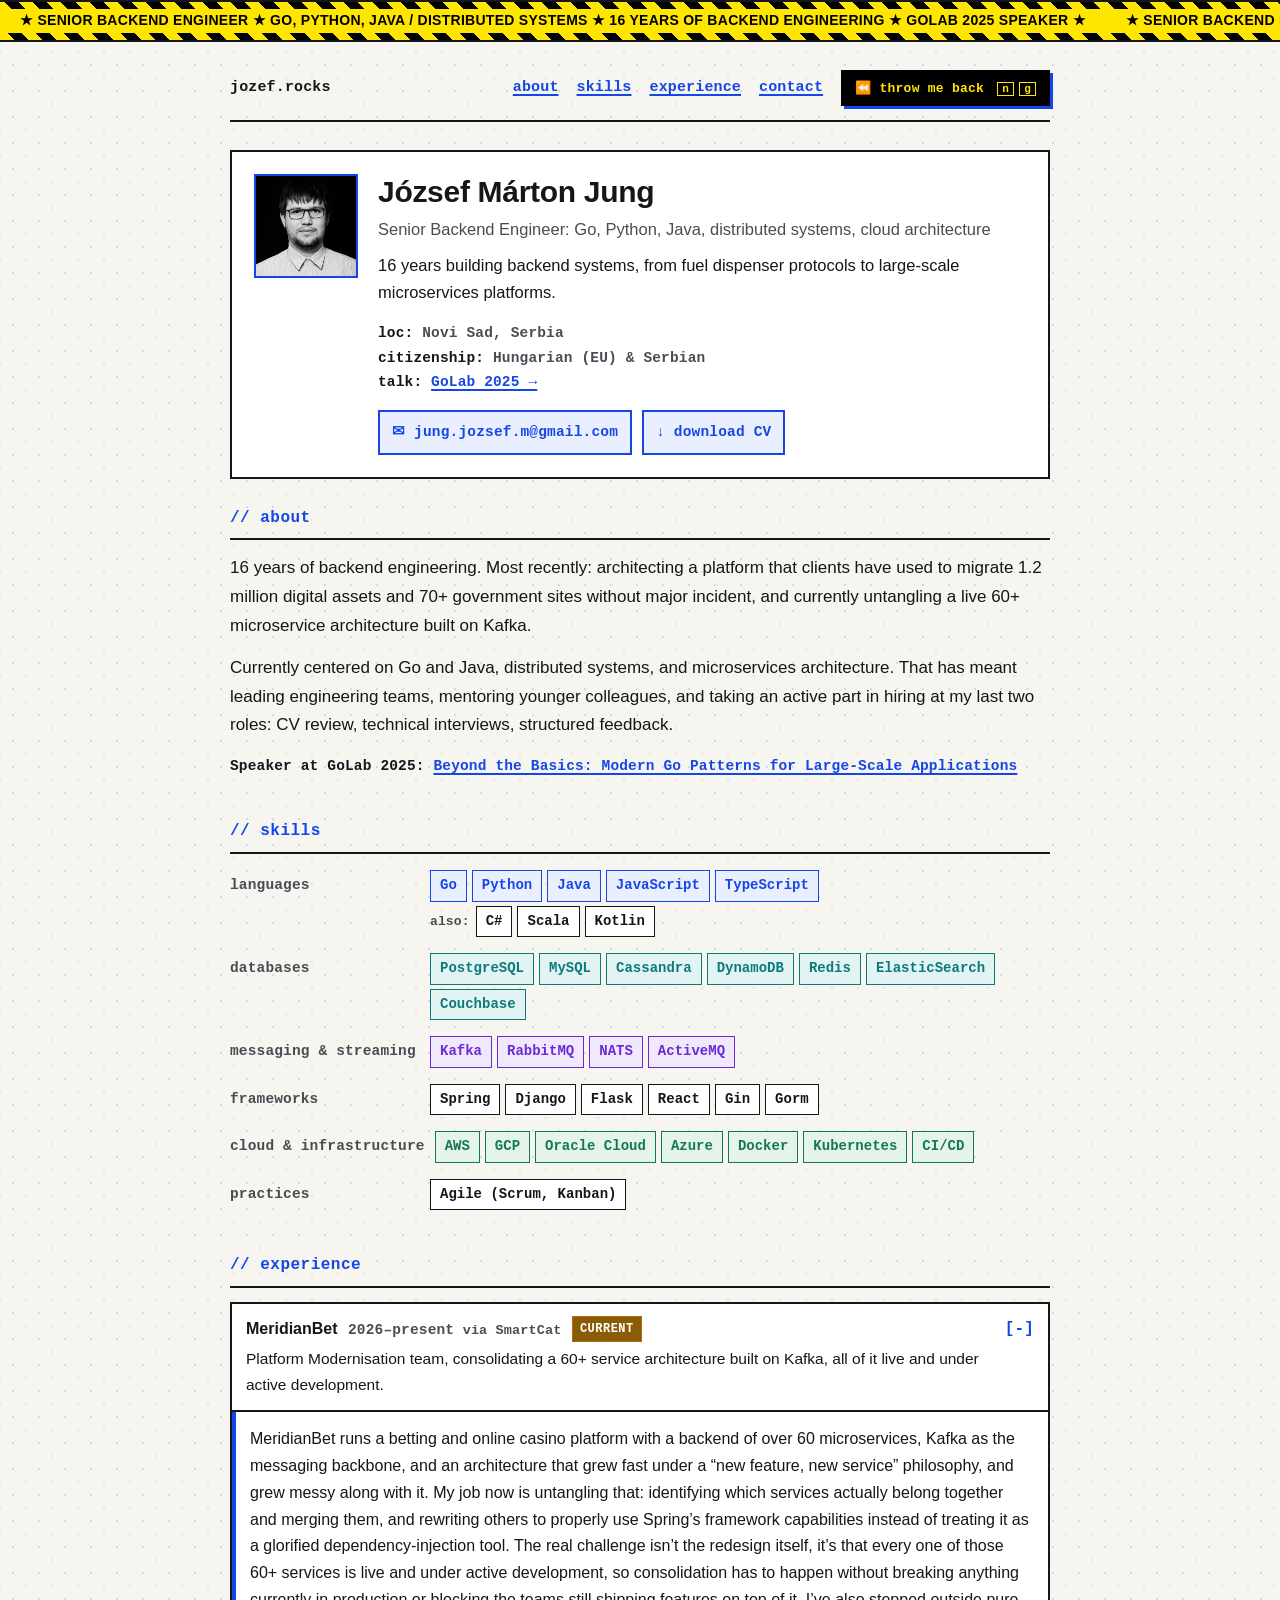
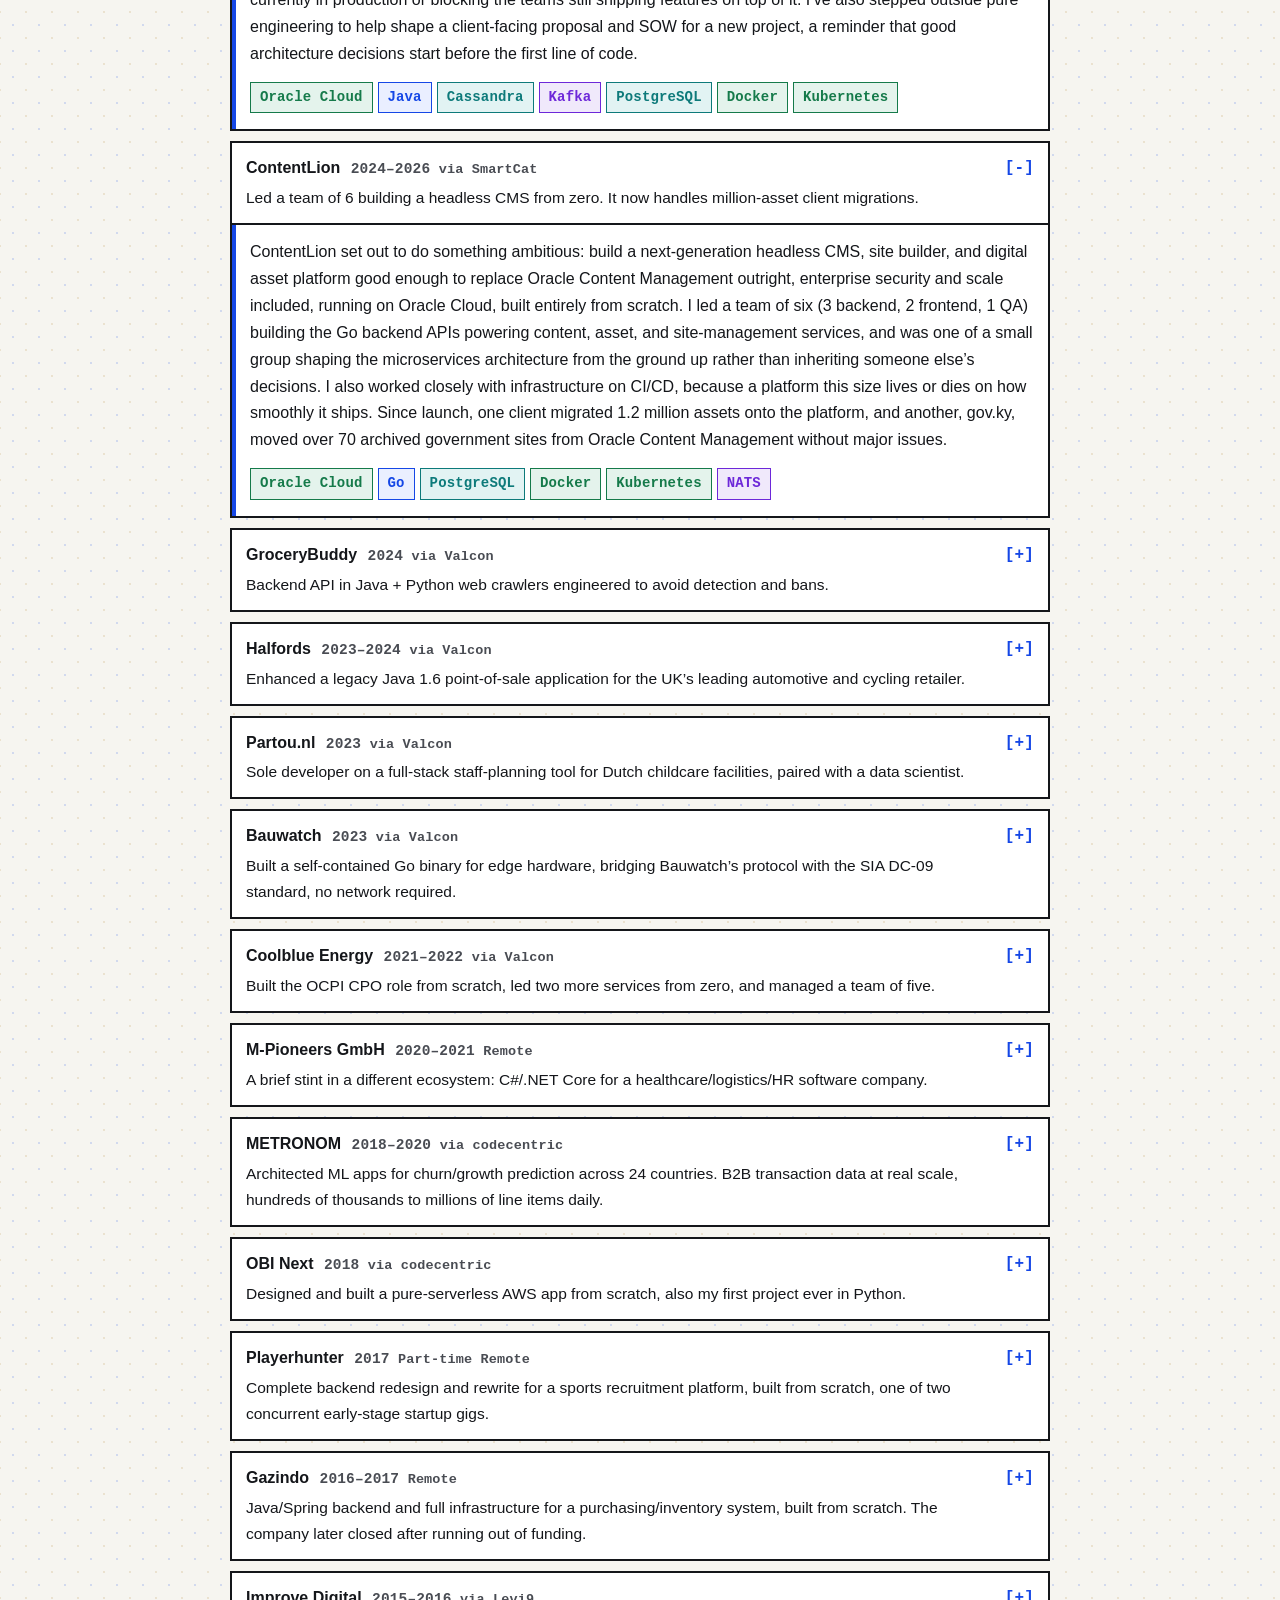
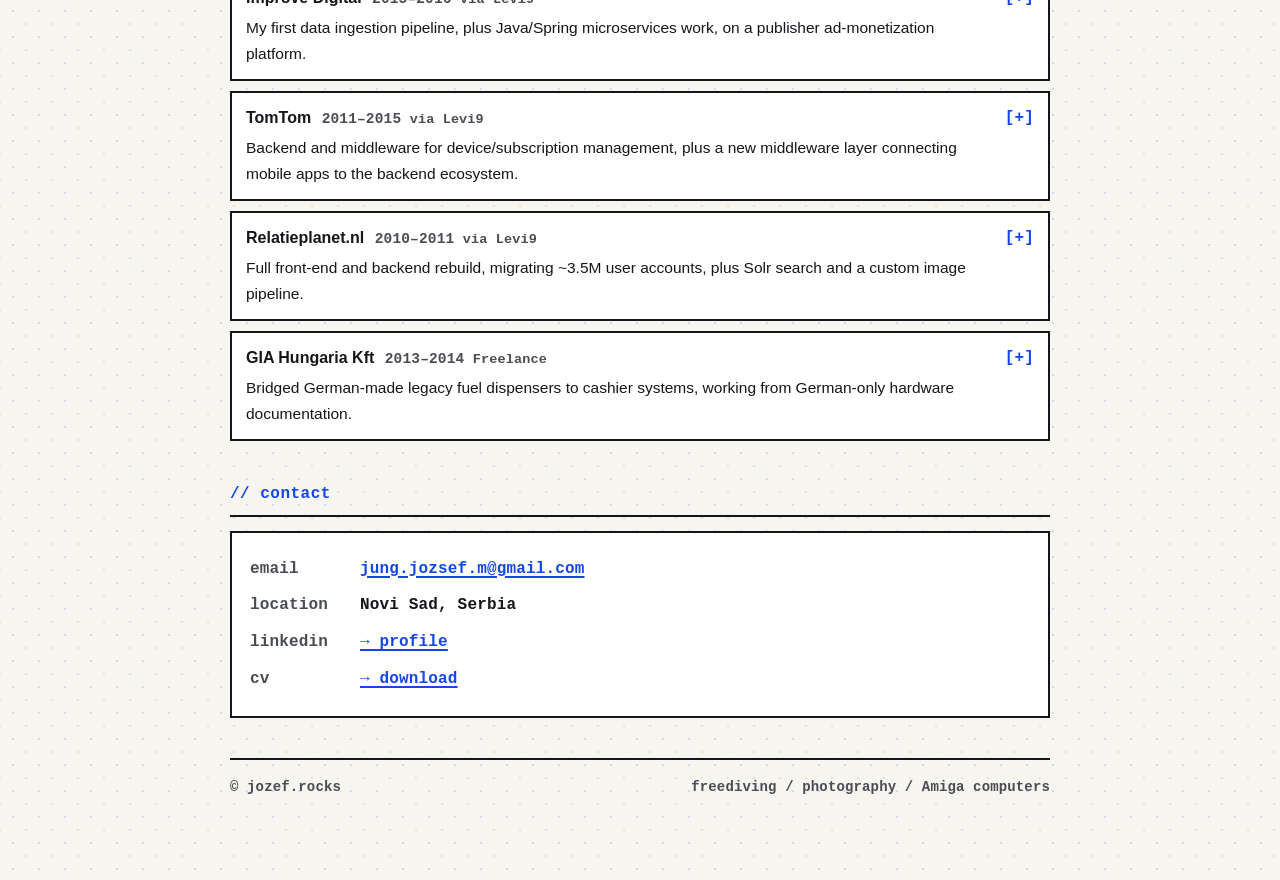
<file: site/index.html>
<!DOCTYPE html>
<html lang="en">
<head>
<meta charset="UTF-8">
<meta name="viewport" content="width=device-width, initial-scale=1">

<!-- Lengths are deliberate: title <= 60 chars, meta description <= 155, og/twitter
     description <= 125, so nothing gets truncated in search results or social cards. -->
<title>József Márton Jung | Backend Engineer (Go, Python, Java)</title>
<meta name="description" content="Senior backend engineer in Novi Sad, Serbia. 16 years across Go, Python and Java: distributed systems, microservices, cloud architecture.">
<link rel="canonical" href="https://jozef.rocks/">
<meta name="author" content="József Márton Jung">

<meta property="og:type" content="profile">
<meta property="og:site_name" content="jozef.rocks">
<meta property="og:locale" content="en_US">
<meta property="og:url" content="https://jozef.rocks/">
<meta property="og:title" content="József Márton Jung | Senior Backend Engineer">
<meta property="og:description" content="16 years of backend engineering in Go, Python and Java. Distributed systems, microservices, cloud architecture.">
<meta property="og:image" content="https://jozef.rocks/assets/og-card.png">
<meta property="og:image:type" content="image/png">
<meta property="og:image:width" content="1200">
<meta property="og:image:height" content="630">
<meta property="og:image:alt" content="József Márton Jung, Senior Backend Engineer. Go, Python, Java, distributed systems. jozef.rocks">
<meta property="profile:first_name" content="József">
<meta property="profile:last_name" content="Jung">

<meta name="twitter:card" content="summary_large_image">
<meta name="twitter:title" content="József Márton Jung | Senior Backend Engineer">
<meta name="twitter:description" content="16 years of backend engineering in Go, Python and Java. Distributed systems, microservices, cloud architecture.">
<meta name="twitter:image" content="https://jozef.rocks/assets/og-card.png">
<meta name="twitter:image:alt" content="József Márton Jung, Senior Backend Engineer. Go, Python, Java, distributed systems. jozef.rocks">

<link rel="icon" href="assets/favicon.ico" sizes="any">
<link rel="stylesheet" href="styles.css">

<!-- Person structured data -->
<script type="application/ld+json">
{
  "@context": "https://schema.org",
  "@type": "Person",
  "name": "József Márton Jung",
  "alternateName": "Jožef Marton Jung",
  "jobTitle": "Senior Backend Engineer",
  "url": "https://jozef.rocks/",
  "image": "https://jozef.rocks/assets/headshot.jpg",
  "email": "mailto:jung.jozsef.m@gmail.com",
  "sameAs": [
    "https://www.linkedin.com/in/jungjm/"
  ],
  "address": {
    "@type": "PostalAddress",
    "addressLocality": "Novi Sad",
    "addressCountry": "RS"
  },
  "knowsAbout": [
    "Go",
    "Python",
    "Java",
    "Distributed systems",
    "Microservices architecture",
    "Backend engineering",
    "Apache Kafka",
    "Kubernetes"
  ]
}
</script>

<!-- Applied before first paint so a returning bold-mode visitor never sees a flash of normal mode. -->
<script>try{if(localStorage.getItem('jozefrocks-mode')==='bold'){document.documentElement.classList.add('bold');}}catch(e){}</script>
</head>
<body>

<!-- Signature element: full-width, very top of the page. Decorative — the facts it shows
     all appear as real content further down, so it is hidden from assistive tech. -->
<div class="marquee-bar" aria-hidden="true">
  <div class="marquee-band"></div>
  <div class="marquee-track">
    <span>★ SENIOR BACKEND ENGINEER ★ GO, PYTHON, JAVA / DISTRIBUTED SYSTEMS ★ 16 YEARS OF BACKEND ENGINEERING ★ GOLAB 2025 SPEAKER ★</span>
    <span>★ SENIOR BACKEND ENGINEER ★ GO, PYTHON, JAVA / DISTRIBUTED SYSTEMS ★ 16 YEARS OF BACKEND ENGINEERING ★ GOLAB 2025 SPEAKER ★</span>
  </div>
</div>

<div class="wrap">

  <div class="topbar mono">
    <div class="brand">jozef.rocks</div>
    <nav aria-label="Sections">
      <a href="#about">about</a>
      <a href="#skills">skills</a>
      <a href="#experience">experience</a>
      <a href="#contact">contact</a>
      <button type="button" class="mode-toggle mono" id="mode-toggle" aria-pressed="false">
        <span class="to-bold">⏪ throw me back <kbd>n</kbd><kbd>g</kbd></span>
        <span class="to-normal">bring me back 🙏</span>
      </button>
    </nav>
  </div>

  <header class="hero">
    <img class="avatar" src="assets/headshot.jpg" width="384" height="384" alt="József Márton Jung">
    <div class="hero-text">
      <h1>József Márton Jung</h1>
      <p class="tagline">Senior Backend Engineer: Go, Python, Java, distributed systems, cloud architecture</p>
      <p class="oneliner">16 years building backend systems, from fuel dispenser protocols to large-scale microservices platforms.</p>
      <div class="meta mono"><span><strong>loc:</strong> Novi Sad, Serbia</span></div>
      <div class="meta mono"><span><strong>citizenship:</strong> Hungarian (EU) &amp; Serbian</span></div>
      <div class="meta mono"><span><strong>talk:</strong> <a href="https://golab.io/talks/beyond-basics-modern-go-patterns-for-large-scale-applications" rel="noopener">GoLab 2025 →</a></span></div>
      <div class="cta mono">
        <a class="btn" href="mailto:jung.jozsef.m@gmail.com">✉ jung.jozsef.m@gmail.com</a>
        <a class="btn" href="jung_jozsef_marton_cv.pdf" rel="noopener">↓ download CV</a>
      </div>
    </div>
  </header>

  <hr class="rainbow">

  <section id="about">
    <h2 class="marker mono">// about</h2>
    <div class="panel">
      <p>16 years of backend engineering. Most recently: architecting a platform that clients have used to migrate 1.2 million digital assets and 70+ government sites without major incident, and currently untangling a live 60+ microservice architecture built on Kafka.</p>
      <p>Currently centered on Go and Java, distributed systems, and microservices architecture. That has meant leading engineering teams, mentoring younger colleagues, and taking an active part in hiring at my last two roles: CV review, technical interviews, structured feedback.</p>
      <p class="talk mono">Speaker at GoLab 2025: <a href="https://golab.io/talks/beyond-basics-modern-go-patterns-for-large-scale-applications" rel="noopener">Beyond the Basics: Modern Go Patterns for Large-Scale Applications</a></p>
    </div>
  </section>

  <section id="skills">
    <h2 class="marker mono">// skills</h2>
    <div class="panel panel-yellow">
      <div class="skill-group">
        <span class="label mono">Languages</span>
        <span class="tags">
          <span class="tag t-lang">Go</span><span class="tag t-lang">Python</span><span class="tag t-lang">Java</span><span class="tag t-lang">JavaScript</span><span class="tag t-lang">TypeScript</span>
          <span class="also mono"><br>also:</span><span class="tag">C#</span><span class="tag">Scala</span><span class="tag">Kotlin</span>
        </span>
      </div>
      <div class="skill-group">
        <span class="label mono">Databases</span>
        <span class="tags">
          <span class="tag t-db">PostgreSQL</span><span class="tag t-db">MySQL</span><span class="tag t-db">Cassandra</span><span class="tag t-db">DynamoDB</span><span class="tag t-db">Redis</span><span class="tag t-db">ElasticSearch</span><span class="tag t-db">Couchbase</span>
        </span>
      </div>
      <div class="skill-group">
        <span class="label mono">Messaging &amp; Streaming</span>
        <span class="tags">
          <span class="tag t-msg">Kafka</span><span class="tag t-msg">RabbitMQ</span><span class="tag t-msg">NATS</span><span class="tag t-msg">ActiveMQ</span>
        </span>
      </div>
      <div class="skill-group">
        <span class="label mono">Frameworks</span>
        <span class="tags">
          <span class="tag">Spring</span><span class="tag">Django</span><span class="tag">Flask</span><span class="tag">React</span><span class="tag">Gin</span><span class="tag">Gorm</span>
        </span>
      </div>
      <div class="skill-group">
        <span class="label mono">Cloud &amp; Infrastructure</span>
        <span class="tags">
          <span class="tag t-cloud">AWS</span><span class="tag t-cloud">GCP</span><span class="tag t-cloud">Oracle Cloud</span><span class="tag t-cloud">Azure</span><span class="tag t-cloud">Docker</span><span class="tag t-cloud">Kubernetes</span><span class="tag t-cloud">CI/CD</span>
        </span>
      </div>
      <div class="skill-group">
        <span class="label mono">Practices</span>
        <span class="tags">
          <span class="tag">Agile (Scrum, Kanban)</span>
        </span>
      </div>
    </div>
  </section>

  <hr class="rainbow">

  <section id="experience">
    <h2 class="marker mono">// experience</h2>

    <details class="job" open>
      <summary>
        <span class="job-head">
          <span class="job-title">MeridianBet <span class="dates mono">2026–present</span> <span class="via mono">via SmartCat</span> <span class="badge-current mono">CURRENT</span></span>
          <span class="gist">Platform Modernisation team, consolidating a 60+ service architecture built on Kafka, all of it live and under active development.</span>
        </span>
        <span class="toggle mono" aria-hidden="true"></span>
      </summary>
      <div class="exp-body">
        <p>MeridianBet runs a betting and online casino platform with a backend of over 60 microservices, Kafka as the messaging backbone, and an architecture that grew fast under a “new feature, new service” philosophy, and grew messy along with it. My job now is untangling that: identifying which services actually belong together and merging them, and rewriting others to properly use Spring’s framework capabilities instead of treating it as a glorified dependency-injection tool. The real challenge isn’t the redesign itself, it’s that every one of those 60+ services is live and under active development, so consolidation has to happen without breaking anything currently in production or blocking the teams still shipping features on top of it. I’ve also stepped outside pure engineering to help shape a client-facing proposal and SOW for a new project, a reminder that good architecture decisions start before the first line of code.</p>
        <div class="tech mono"><span class="tag t-cloud">Oracle Cloud</span><span class="tag t-lang">Java</span><span class="tag t-db">Cassandra</span><span class="tag t-msg">Kafka</span><span class="tag t-db">PostgreSQL</span><span class="tag t-cloud">Docker</span><span class="tag t-cloud">Kubernetes</span></div>
      </div>
    </details>

    <details class="job" open>
      <summary>
        <span class="job-head">
          <span class="job-title">ContentLion <span class="dates mono">2024–2026</span> <span class="via mono">via SmartCat</span></span>
          <span class="gist">Led a team of 6 building a headless CMS from zero. It now handles million-asset client migrations.</span>
        </span>
        <span class="toggle mono" aria-hidden="true"></span>
      </summary>
      <div class="exp-body">
        <p>ContentLion set out to do something ambitious: build a next-generation headless CMS, site builder, and digital asset platform good enough to replace Oracle Content Management outright, enterprise security and scale included, running on Oracle Cloud, built entirely from scratch. I led a team of six (3 backend, 2 frontend, 1 QA) building the Go backend APIs powering content, asset, and site-management services, and was one of a small group shaping the microservices architecture from the ground up rather than inheriting someone else’s decisions. I also worked closely with infrastructure on CI/CD, because a platform this size lives or dies on how smoothly it ships. Since launch, one client migrated 1.2 million assets onto the platform, and another, gov.ky, moved over 70 archived government sites from Oracle Content Management without major issues.</p>
        <div class="tech mono"><span class="tag t-cloud">Oracle Cloud</span><span class="tag t-lang">Go</span><span class="tag t-db">PostgreSQL</span><span class="tag t-cloud">Docker</span><span class="tag t-cloud">Kubernetes</span><span class="tag t-msg">NATS</span></div>
      </div>
    </details>

    <details class="job">
      <summary>
        <span class="job-head">
          <span class="job-title">GroceryBuddy <span class="dates mono">2024</span> <span class="via mono">via Valcon</span></span>
          <span class="gist">Backend API in Java + Python web crawlers engineered to avoid detection and bans.</span>
        </span>
        <span class="toggle mono" aria-hidden="true"></span>
      </summary>
      <div class="exp-body">
        <p>Grocery Buddy helps shoppers find the best deal across stores, which sounds simple until you need accurate, current prices from a dozen different sources, most of which would rather you didn’t scrape them. I built the Java backend API powering the core app, and wrote the Python crawlers that kept product data fresh. The real challenge was making them convincing enough, in request patterns, headers, and timing, to keep operating without getting banned by the sites they pulled from.</p>
        <div class="tech mono"><span class="tag t-cloud">AWS</span><span class="tag t-lang">Java</span><span class="tag t-lang">Python</span><span class="tag">Airflow</span><span class="tag t-db">ElasticSearch</span><span class="tag t-db">Redis</span><span class="tag t-db">MySQL</span><span class="tag t-db">Couchbase</span><span class="tag t-cloud">Docker</span><span class="tag t-cloud">ECS</span></div>
      </div>
    </details>

    <details class="job">
      <summary>
        <span class="job-head">
          <span class="job-title">Halfords <span class="dates mono">2023–2024</span> <span class="via mono">via Valcon</span></span>
          <span class="gist">Enhanced a legacy Java 1.6 point-of-sale application for the UK’s leading automotive and cycling retailer.</span>
        </span>
        <span class="toggle mono" aria-hidden="true"></span>
      </summary>
      <div class="exp-body">
        <p>Halfords runs the full journey from “I need new brake pads” to “installed and done” through one point-of-sale system, and my work was making that journey smoother end to end, from order placement through to parts installation, inside a legacy codebase still running on Java 1.6. Not the most modern stack to work in, but a good reminder that reliability at real retail scale matters more than chasing the latest version.</p>
        <div class="tech mono"><span class="tag t-cloud">AWS</span><span class="tag t-lang">Java</span><span class="tag">Spring</span><span class="tag t-db">MySQL</span><span class="tag t-cloud">Docker</span><span class="tag t-cloud">ECS</span><span class="tag t-cloud">AWS CodePipeline</span></div>
      </div>
    </details>

    <details class="job">
      <summary>
        <span class="job-head">
          <span class="job-title">Partou.nl <span class="dates mono">2023</span> <span class="via mono">via Valcon</span></span>
          <span class="gist">Sole developer on a full-stack staff-planning tool for Dutch childcare facilities, paired with a data scientist.</span>
        </span>
        <span class="toggle mono" aria-hidden="true"></span>
      </summary>
      <div class="exp-body">
        <p>Partou, the largest childcare organisation in the Netherlands, needed to schedule children and staff across facilities more intelligently, a genuinely tricky planning problem with real people on the other end of it. I was the sole developer on the full-stack application: the React/TypeScript interface and the Python planning API behind it, working alongside a data scientist who supplied the underlying data. Along the way I also helped the data science team tighten up their coding standards.</p>
        <div class="tech mono"><span class="tag t-cloud">Azure</span><span class="tag t-lang">Python</span><span class="tag t-lang">JavaScript</span><span class="tag t-lang">TypeScript</span><span class="tag">React</span><span class="tag t-cloud">Docker</span><span class="tag t-cloud">Docker Compose</span></div>
      </div>
    </details>

    <details class="job">
      <summary>
        <span class="job-head">
          <span class="job-title">Bauwatch <span class="dates mono">2023</span> <span class="via mono">via Valcon</span></span>
          <span class="gist">Built a self-contained Go binary for edge hardware, bridging Bauwatch’s protocol with the SIA DC-09 standard, no network required.</span>
        </span>
        <span class="toggle mono" aria-hidden="true"></span>
      </summary>
      <div class="exp-body">
        <p>Bauwatch keeps watch over construction sites, energy farms, and vacant properties, often with no power and no reliable connectivity on-site. I built a Go application from the ground up that translates between Bauwatch’s internal protocol and the SIA DC-09 industry standard, so customers with compliant security hardware could plug straight into Bauwatch’s system without custom integration work. The constraints shaped the whole approach: it had to run as a single self-contained binary on edge hardware, so every dependency needed real justification, since size and speed mattered, and it had to keep working through offline periods with no network connection at all.</p>
        <div class="tech mono"><span class="tag t-lang">Go</span><span class="tag t-msg">RabbitMQ</span><span class="tag t-cloud">Docker</span><span class="tag t-cloud">Docker Compose</span></div>
      </div>
    </details>

    <details class="job">
      <summary>
        <span class="job-head">
          <span class="job-title">Coolblue Energy <span class="dates mono">2021–2022</span> <span class="via mono">via Valcon</span></span>
          <span class="gist">Built the OCPI CPO role from scratch, led two more services from zero, and managed a team of five.</span>
        </span>
        <span class="toggle mono" aria-hidden="true"></span>
      </summary>
      <div class="exp-body">
        <p>Coolblue Energy (formerly Servicehouse) wanted to operate as a full charge point operator, which meant implementing the OCPI protocol’s CPO role from scratch. The eMSP side already existed by the time I joined the project. Beyond that, I built two more services from zero: internal tooling that tracked the entire fulfillment journey, from buying energy products to getting them installed at a customer’s site, and a centralized service for monitoring what was actually sellable, which I led. I also managed a team of five through all of it.</p>
        <div class="tech mono"><span class="tag t-cloud">AWS</span><span class="tag t-lang">Python</span><span class="tag">Django</span><span class="tag t-msg">RabbitMQ</span><span class="tag t-db">PostgreSQL</span><span class="tag t-cloud">Docker</span><span class="tag t-cloud">Docker Compose</span><span class="tag t-cloud">ECS</span></div>
      </div>
    </details>

    <details class="job">
      <summary>
        <span class="job-head">
          <span class="job-title">M-Pioneers GmbH <span class="dates mono">2020–2021</span> <span class="via mono">Remote</span></span>
          <span class="gist">A brief stint in a different ecosystem: C#/.NET Core for a healthcare/logistics/HR software company.</span>
        </span>
        <span class="toggle mono" aria-hidden="true"></span>
      </summary>
      <div class="exp-body">
        <p>M-Pioneers builds software across healthcare, logistics, and HR. A short engagement, but a genuinely different stack from most of my work: a C#/.NET Core backend with Entity Framework and SQL Server, tracking equipment and items issued to employees. Useful proof that I’m not tied to one ecosystem when a project calls for something else.</p>
        <div class="tech mono"><span class="tag t-lang">C#</span><span class="tag">.NET Core</span><span class="tag">Entity Framework</span><span class="tag t-db">SQL Server</span></div>
      </div>
    </details>

    <details class="job">
      <summary>
        <span class="job-head">
          <span class="job-title">METRONOM <span class="dates mono">2018–2020</span> <span class="via mono">via codecentric</span></span>
          <span class="gist">Architected ML apps for churn/growth prediction across 24 countries. B2B transaction data at real scale, hundreds of thousands to millions of line items daily.</span>
        </span>
        <span class="toggle mono" aria-hidden="true"></span>
      </summary>
      <div class="exp-body">
        <p>codecentric placed me as a consultant with METRONOM, METRO AG’s digital innovation arm, embedded in their Data Science team to support the data scientists on the software side. I architected and built, in Python on GCP, a machine learning application analyzing customer transaction data for churn, decline, and growth prediction, plus a second one suggesting product substitutes when an item was out of stock. I set up CI/CD for both, automated monthly prediction runs with Apache Airflow, wrote the test suites, kept documentation current, and worked with other teams to help them actually consume what the models produced. The pipeline ran across 24 countries where METRO sells, and the data itself was the real challenge: raw input came in as single-item lines on bills, each bill holding multiple items, and buyers were legal entities like hotels and restaurants rather than individual shoppers, with daily volume swinging, from memory, somewhere between hundreds of thousands and a few million line items depending on the country.</p>
        <div class="tech mono"><span class="tag t-cloud">GCP</span><span class="tag t-lang">Python</span><span class="tag">Airflow</span><span class="tag t-cloud">Kubernetes</span><span class="tag t-db">BigQuery</span><span class="tag t-cloud">Terraform</span><span class="tag t-cloud">Terragrunt</span></div>
      </div>
    </details>

    <details class="job">
      <summary>
        <span class="job-head">
          <span class="job-title">OBI Next <span class="dates mono">2018</span> <span class="via mono">via codecentric</span></span>
          <span class="gist">Designed and built a pure-serverless AWS app from scratch, also my first project ever in Python.</span>
        </span>
        <span class="toggle mono" aria-hidden="true"></span>
      </summary>
      <div class="exp-body">
        <p>Another codecentric consulting placement, this time with OBI Next, exploring digital touches for hardware store customers. I designed the high-level architecture together with the stakeholders, then built it from scratch in Python on a pure serverless AWS stack: an app that reads weather forecasts and notifies the right customers at the right moment: rain coming means it’s time to think about garden covers, not after the fact. I wrote the tests, documented the project, and integrated it into the broader OBI Next ecosystem. What made it memorable: this was my first time writing Python, and honestly every piece of the stack was new to me going in.</p>
        <div class="tech mono"><span class="tag t-cloud">AWS</span><span class="tag t-lang">Python</span><span class="tag t-cloud">Lambda</span><span class="tag t-cloud">Kinesis</span><span class="tag t-cloud">Firehose</span><span class="tag">Serverless framework</span></div>
      </div>
    </details>

    <details class="job">
      <summary>
        <span class="job-head">
          <span class="job-title">Playerhunter <span class="dates mono">2017</span> <span class="via mono">Part-time Remote</span></span>
          <span class="gist">Complete backend redesign and rewrite for a sports recruitment platform, built from scratch, one of two concurrent early-stage startup gigs.</span>
        </span>
        <span class="toggle mono" aria-hidden="true"></span>
      </summary>
      <div class="exp-body">
        <p>Playerhunter connects athletes, clubs, and agents. I specified, designed, and implemented a complete redesign and rewrite of the Java/Spring backend from scratch, and took charge of the Digital Ocean infrastructure underneath it: set up Jenkins CI for build automation, documented the API, and worked closely with the frontend team to get them integrated. This ran at the same time as the Gazindo engagement below, with the same core team and the same stack. Proper early-stage startup work, juggling two greenfield builds in parallel, part-time. Playerhunter kept going beyond this engagement.</p>
        <div class="tech mono"><span class="tag t-cloud">Digital Ocean</span><span class="tag t-lang">Java</span><span class="tag">Spring</span><span class="tag t-db">PostgreSQL</span><span class="tag t-msg">RabbitMQ</span><span class="tag t-cloud">Jenkins</span></div>
      </div>
    </details>

    <details class="job">
      <summary>
        <span class="job-head">
          <span class="job-title">Gazindo <span class="dates mono">2016–2017</span> <span class="via mono">Remote</span></span>
          <span class="gist">Java/Spring backend and full infrastructure for a purchasing/inventory system, built from scratch. The company later closed after running out of funding.</span>
        </span>
        <span class="toggle mono" aria-hidden="true"></span>
      </summary>
      <div class="exp-body">
        <p>Gazindo aimed to run purchasing and inventory end to end: supply, ordering, accounting, and stock, all in one solution. I built the Java/Spring backend from zero, specifying and implementing features as the product grew, and owned the complete Digital Ocean infrastructure, including the web frontend. I set up Jenkins CI to automate build and deployment across the backend, web frontend, and Android app, documented the API, helped with web and Android integration, and built an internal Kotlin application for managing backend data, all working alongside the same team building Playerhunter at the same time. Gazindo eventually ran out of funding and shut down, the kind of outcome that comes with early-stage startup work.</p>
        <div class="tech mono"><span class="tag t-cloud">Digital Ocean</span><span class="tag t-lang">Java</span><span class="tag">Spring</span><span class="tag t-db">PostgreSQL</span><span class="tag t-msg">RabbitMQ</span><span class="tag t-cloud">Jenkins</span><span class="tag t-lang">Kotlin</span></div>
      </div>
    </details>

    <details class="job">
      <summary>
        <span class="job-head">
          <span class="job-title">Improve Digital <span class="dates mono">2015–2016</span> <span class="via mono">via Levi9</span></span>
          <span class="gist">My first data ingestion pipeline, plus Java/Spring microservices work, on a publisher ad-monetization platform.</span>
        </span>
        <span class="toggle mono" aria-hidden="true"></span>
      </summary>
      <div class="exp-body">
        <p>Improve Digital’s 360 Platform helps publishers automate and improve monetization of advertising and audience across every screen, format, and sales channel, public and private alike. I built a report delivery pipeline on Hadoop using Python, Hive, Impala, Sqoop, and Oozie. That was my first real hands-on work building a data ingestion pipeline. I also contributed to Phoenix, a set of Java/Spring microservices extending the 360 Platform’s backend, and built and maintained three core applications: Data Ingest, which batch-processed bidding data; Third Party Integration, syncing the backend with partners like AppNexus; and Reports, which generated and uploaded reports to Amazon S3.</p>
        <div class="tech mono"><span class="tag t-lang">Java</span><span class="tag">Spring</span><span class="tag t-db">PostgreSQL</span><span class="tag">Hadoop</span><span class="tag t-lang">Python</span><span class="tag">Hive</span><span class="tag">Impala</span><span class="tag">Sqoop</span><span class="tag">Oozie</span><span class="tag t-cloud">AWS S3</span></div>
      </div>
    </details>

    <details class="job">
      <summary>
        <span class="job-head">
          <span class="job-title">TomTom <span class="dates mono">2011–2015</span> <span class="via mono">via Levi9</span></span>
          <span class="gist">Backend and middleware for device/subscription management, plus a new middleware layer connecting mobile apps to the backend ecosystem.</span>
        </span>
        <span class="toggle mono" aria-hidden="true"></span>
      </summary>
      <div class="exp-body">
        <p>TomTom was a leading name in navigation: in-car and personal devices, in-dash infotainment, fleet management, maps, and real-time services like TomTom HD Traffic. I sustained Java backend applications handling device and user management, subscription rights, and promotions, and built a new middleware application that became the single point of contact between TomTom’s mobile apps and the rest of the backend, with everything exposed as REST or XML web services. One feature I’m particularly proud of: extending the subscription system to automatically notify a third-party system about refunded shippable items, turning what had been manual busywork into something automatic. I also worked on Java/Scala middleware sitting between devices, device-support apps, and backend systems, and beyond feature work, handled production issues, wrote unit/integration tests, monitored code quality with SonarQube, set up Jenkins CI for build and release automation, and built internal tools in PHP and JavaScript.</p>
        <div class="tech mono"><span class="tag t-lang">Java</span><span class="tag t-lang">Scala</span><span class="tag">Spring</span><span class="tag t-db">MySQL</span><span class="tag t-msg">ActiveMQ</span><span class="tag t-cloud">Jenkins</span><span class="tag t-cloud">SonarQube</span><span class="tag t-lang">PHP</span><span class="tag t-lang">JavaScript</span></div>
      </div>
    </details>

    <details class="job">
      <summary>
        <span class="job-head">
          <span class="job-title">Relatieplanet.nl <span class="dates mono">2010–2011</span> <span class="via mono">via Levi9</span></span>
          <span class="gist">Full front-end and backend rebuild, migrating ~3.5M user accounts, plus Solr search and a custom image pipeline.</span>
        </span>
        <span class="toggle mono" aria-hidden="true"></span>
      </summary>
      <div class="exp-body">
        <p>Relatieplanet was, at the time, the biggest and most-visited paid dating site in the Netherlands, also covering Dutch-speaking Belgium. I helped rebuild the front end from ASP/VB to JSP/JSTL and overhaul the backend, migrating roughly 3.5 million live user accounts in the process without breaking the site under its users. I also implemented content search using Solr and built an image manipulation library on Java 2D to convert and transform user-uploaded images, alongside the usual stream of bug fixes and unit tests.</p>
        <div class="tech mono"><span class="tag t-lang">Java</span><span class="tag">JSP/JSTL</span><span class="tag">Spring</span><span class="tag t-db">MySQL</span><span class="tag t-cloud">Jenkins</span><span class="tag t-db">Solr</span><span class="tag">Java 2D</span></div>
      </div>
    </details>

    <details class="job">
      <summary>
        <span class="job-head">
          <span class="job-title">GIA Hungaria Kft <span class="dates mono">2013–2014</span> <span class="via mono">Freelance</span></span>
          <span class="gist">Bridged German-made legacy fuel dispensers to cashier systems, working from German-only hardware documentation.</span>
        </span>
        <span class="toggle mono" aria-hidden="true"></span>
      </summary>
      <div class="exp-body">
        <p>The backstory here is half the story: MOL, Hungary’s state-owned oil company, modernized its fuel dispensers and sold off the old hardware, and smaller independent gas station owners snapped up the used dispensers, but had no way to connect them to modern cashier systems. That’s the gap this project filled. The dispensers themselves were German-made, so the only documentation available was in German, which was its own small challenge before any code got written. I designed and built a Java application, installed on a PC wired to the dispenser hardware, that bridges the fuel dispenser and the cashier system, talking to the dispenser over serial port using the RXTX library and to the cashier system through server sockets. I added HTTP-based log access and maintenance via Restlet, persisted dispenser controller state in an H2 database, and built a dispenser emulator with Com0Com and RealTerm so the whole thing could be tested without needing real hardware on hand. Wrapped it up with a full user manual for the client.</p>
        <div class="tech mono"><span class="tag t-lang">Java</span><span class="tag t-db">H2 database</span><span class="tag">RXTX</span><span class="tag">Restlet</span></div>
      </div>
    </details>

  </section>

  <hr class="rainbow">

  <section id="contact">
    <h2 class="marker mono">// contact</h2>
    <dl class="contact-box mono">
      <div class="contact-row"><dt>email</dt><dd><a href="mailto:jung.jozsef.m@gmail.com">jung.jozsef.m@gmail.com</a></dd></div>
      <div class="contact-row"><dt>location</dt><dd>Novi Sad, Serbia</dd></div>
      <div class="contact-row"><dt>linkedin</dt><dd><a href="https://www.linkedin.com/in/jungjm/" rel="noopener">→ profile</a></dd></div>
      <div class="contact-row"><dt>cv</dt><dd><a href="jung_jozsef_marton_cv.pdf" rel="noopener">→ download</a></dd></div>
    </dl>
  </section>

  <footer class="mono">
    <span>© jozef.rocks</span>
    <span>freediving / photography / Amiga computers</span>
  </footer>

</div>

<script src="script.js" defer></script>
</body>
</html>
</file>
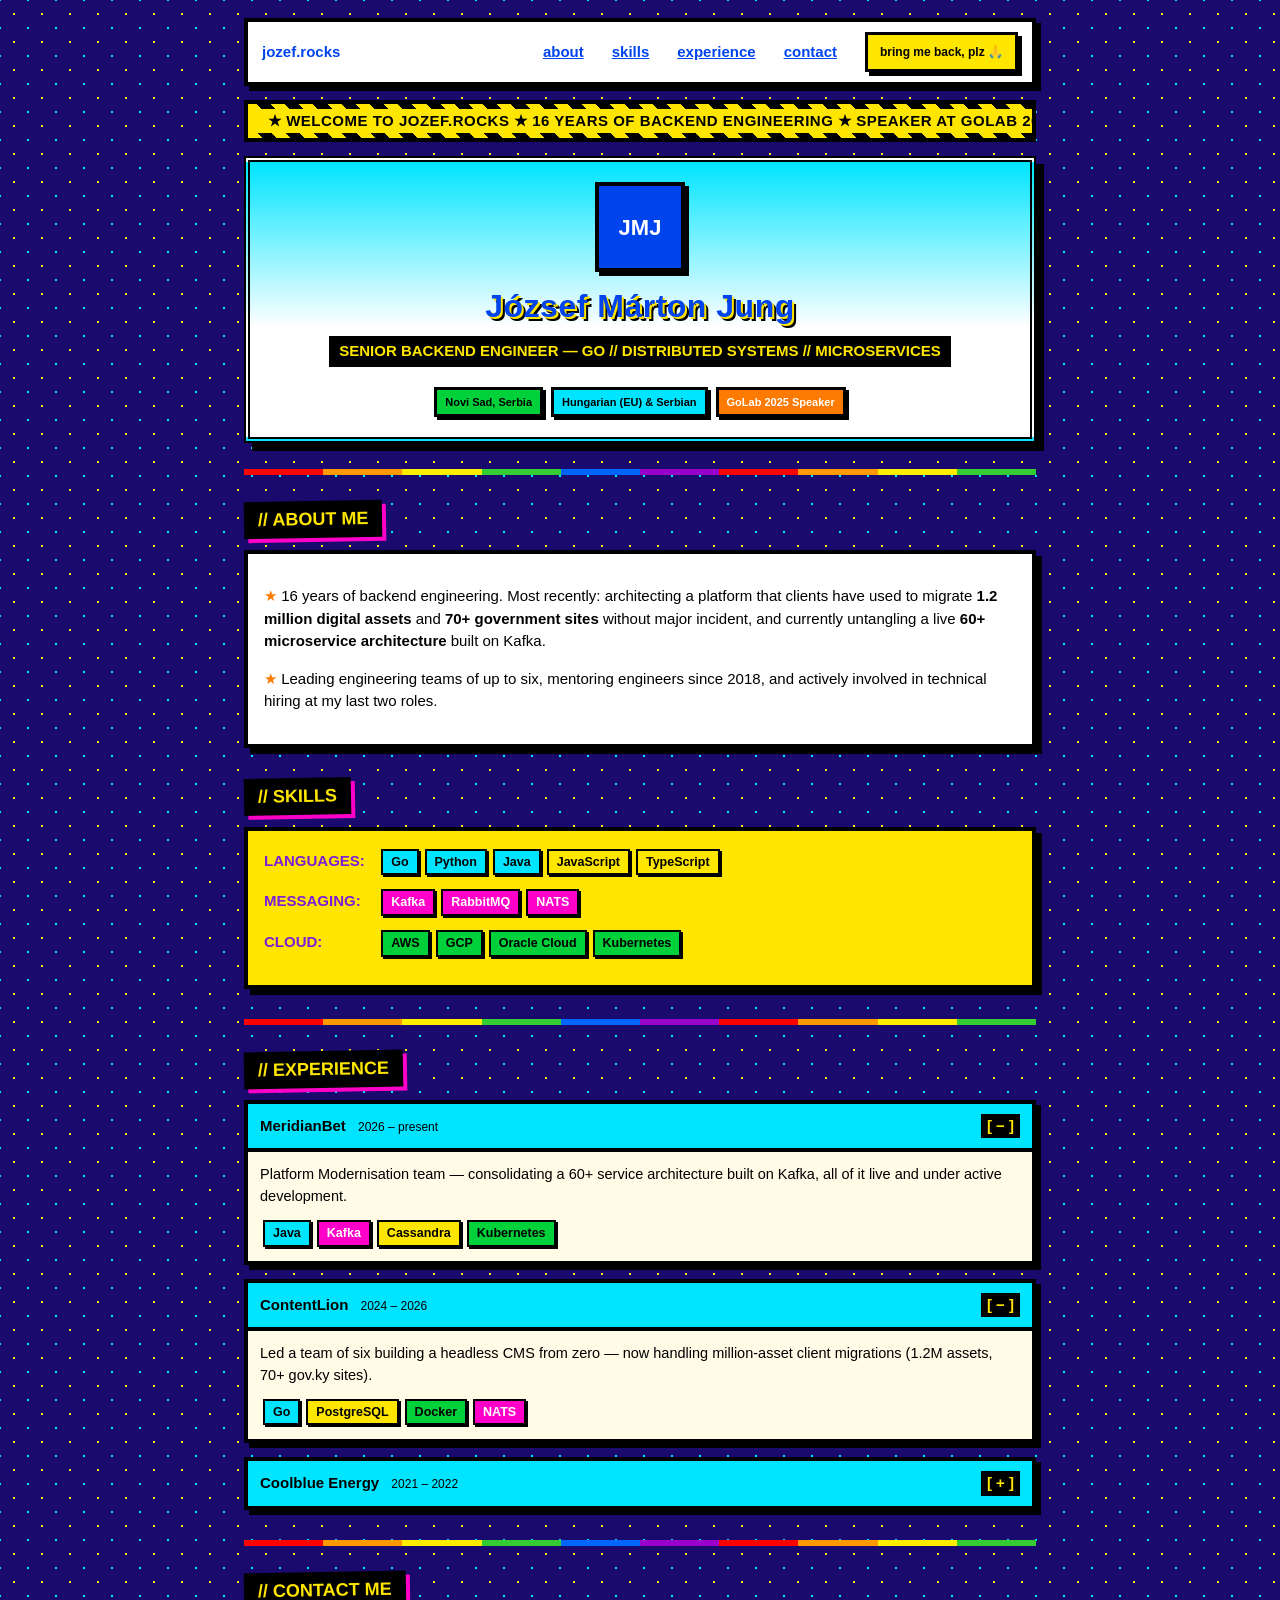
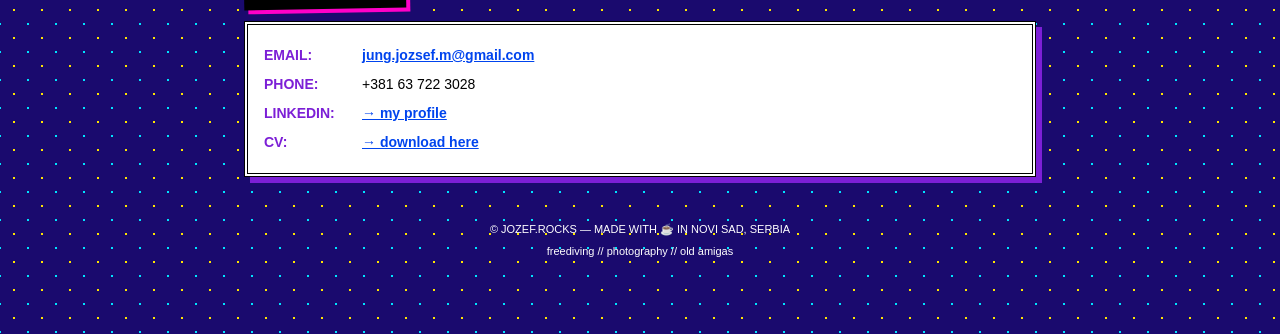
<file: design-sketch-bold.html>
<!DOCTYPE html>
<html lang="en">
<head>
<meta charset="UTF-8">
<meta name="viewport" content="width=device-width, initial-scale=1">
<title>József Márton Jung — Senior Backend Engineer</title>
<style>
  :root{
    --bg: #0a0a6e;
    --ink: #000000;
    --panel: #ffffff;
    --yellow: #ffe600;
    --magenta: #ff00c8;
    --cyan: #00e5ff;
    --green: #00d13a;
    --orange: #ff7a00;
    --purple: #7c1fd6;
    --blue: #0044ee;
  }
  *{ box-sizing:border-box; }
  html,body{ margin:0; padding:0; }
  body{
    background-color:#1a0a6e;
    background-image:
      radial-gradient(#ffe600 1.5px, transparent 1.5px),
      radial-gradient(#00e5ff 1.5px, transparent 1.5px);
    background-size: 28px 28px, 28px 28px;
    background-position: 0 0, 14px 14px;
    color:var(--ink);
    font-family: Verdana, Geneva, Tahoma, sans-serif;
    font-size:15px;
    line-height:1.5;
  }
  a{ color:var(--blue); font-weight:bold; }
  a:hover{ color:var(--green); background:#000; }

  .wrap{ max-width:820px; margin:0 auto; padding:18px 14px 60px; }

  /* ---------- marquee ---------- */
  .marquee-bar{
    position:relative;
    height:42px;
    display:flex;
    align-items:center;
    background:repeating-linear-gradient(45deg, var(--yellow), var(--yellow) 10px, #000 10px, #000 20px);
    border:4px solid #000;
    margin-bottom:14px;
    overflow:hidden;
  }
  .marquee-yellow-strip{
    position:absolute;
    left:0; right:0; top:50%;
    transform:translateY(-50%);
    height:24px;
    background:var(--yellow);
    z-index:1;
  }
  .marquee-track{
    position:relative;
    z-index:2;
    display:flex;
    width:max-content;
    animation: scroll 18s linear infinite;
  }
  .marquee-track span{
    white-space:nowrap;
    font-weight:bold;
    color:#000;
    padding:0 20px;
    font-family: Verdana, sans-serif;
    letter-spacing:0.5px;
  }
  @keyframes scroll{
    0%{ transform:translateX(0); }
    100%{ transform:translateX(-50%); }
  }

  /* ---------- beveled panel ---------- */
  .panel{
    background:var(--panel);
    border:4px solid #000;
    box-shadow: 6px 6px 0 #000;
    padding:16px;
    margin-bottom:20px;
  }
  .panel-yellow{ background:var(--yellow); }
  .panel-cyan{ background:var(--cyan); }

  /* ---------- header ---------- */
  header.hero{
    text-align:center;
    padding:20px 14px;
    border:6px double #000;
    background:linear-gradient(180deg, var(--cyan), var(--panel) 60%);
    box-shadow: 8px 8px 0 #000;
    margin-bottom:18px;
  }
  .avatar{
    width:90px; height:90px;
    margin:0 auto 10px;
    border:4px solid #000;
    background:var(--blue);
    color:#fff;
    display:flex; align-items:center; justify-content:center;
    font-weight:bold; font-size:22px;
    box-shadow:4px 4px 0 #000;
  }
  header.hero h1{
    margin:0 0 6px;
    font-size:32px;
    color:var(--blue);
    text-shadow: 2px 2px 0 var(--yellow), 4px 4px 0 #000;
    letter-spacing:0.5px;
  }
  header.hero .tagline{
    margin:0 0 10px; font-weight:bold; font-size:15px;
    background:#000; color:var(--yellow);
    display:inline-block; padding:4px 10px;
  }
  header.hero .badges{ margin-top:10px; display:flex; flex-wrap:wrap; gap:8px; justify-content:center; }
  .badge{
    border:3px solid #000; background:var(--green); color:#000;
    font-size:11px; font-weight:bold; padding:4px 8px;
    box-shadow:3px 3px 0 #000;
  }
  .badge.blue{ background:var(--cyan); }
  .badge.orange{ background:var(--orange); color:#fff; }

  /* ---------- section title ---------- */
  .stitle{
    display:inline-block;
    background:#000; color:var(--yellow);
    font-weight:bold; font-size:18px;
    padding:5px 14px;
    margin:0 0 12px;
    transform: rotate(-1deg);
    box-shadow:4px 4px 0 var(--magenta);
  }
  section{ margin-bottom:30px; }

  hr.rainbow{
    border:0; height:6px;
    background:repeating-linear-gradient(90deg, #ff0000 0 10%, #ff9900 10% 20%, #ffee00 20% 30%, #33cc33 30% 40%, #0066ff 40% 50%, #9900cc 50% 60%, #ff0000 60% 70%, #ff9900 70% 80%, #ffee00 80% 90%, #33cc33 90% 100%);
    margin:26px 0;
  }

  /* ---------- skills ---------- */
  .skill-row{ margin-bottom:10px; }
  .skill-row .label{ font-weight:bold; display:inline-block; min-width:110px; color:var(--purple); }
  .stag{
    display:inline-block;
    border:2.5px solid #000;
    background:var(--yellow);
    padding:2px 8px;
    font-size:12.5px;
    font-weight:bold;
    margin:2px 3px;
    box-shadow:2px 2px 0 #000;
  }
  .stag.blue{ background:var(--cyan); }
  .stag.pink{ background:var(--magenta); color:#fff; }
  .stag.green{ background:var(--green); }

  /* ---------- experience ---------- */
  details.job{
    border:4px solid #000;
    background:var(--panel);
    margin-bottom:14px;
    box-shadow:5px 5px 0 #000;
  }
  details.job[open]{ background:#fffbe6; }
  summary{
    list-style:none;
    cursor:pointer;
    padding:10px 12px;
    display:flex; justify-content:space-between; align-items:center; gap:10px;
    font-weight:bold;
    background:var(--cyan);
    border-bottom:4px solid #000;
  }
  details.job:not([open]) summary{ border-bottom:none; }
  summary::-webkit-details-marker{ display:none; }
  summary .dates{ font-weight:normal; font-size:12px; margin-left:8px; }
  summary .toggle{ font-weight:bold; background:#000; color:var(--yellow); padding:1px 6px; }
  .exp-body{ padding:12px; }
  .exp-body p{ margin:0 0 10px; font-size:14.5px; }
  .star{ color:var(--orange); }

  /* ---------- contact ---------- */
  .contact-box{
    border:4px double #000;
    background:var(--panel);
    padding:16px;
    box-shadow:6px 6px 0 var(--purple);
  }
  .contact-row{ display:flex; gap:8px; padding:4px 0; font-size:14px; }
  .contact-row .k{ font-weight:bold; min-width:90px; color:var(--purple); }

  footer{
    margin-top:30px;
    text-align:center;
    font-size:11px;
    color:#fff;
    padding:14px;
  }
  footer a{ color:var(--yellow); }

  @media (max-width:520px){
    header.hero h1{ font-size:24px; }
    .widgets{ justify-content:center; }
  }

  /* ---------- topbar/nav ---------- */
  .topbar{
    display:flex;
    justify-content:space-between;
    align-items:center;
    flex-wrap:wrap;
    gap:10px;
    background:var(--panel);
    border:4px solid #000;
    padding:10px 14px;
    margin-bottom:14px;
    box-shadow:5px 5px 0 #000;
  }
  .topbar .brand{ font-weight:bold; color:var(--blue); }
  .topbar nav{ display:flex; flex-wrap:wrap; align-items:center; gap:14px; }
  .topbar nav a{ font-weight:bold; margin-right:14px; }
  .topbar nav a:last-of-type{ margin-right:0; }

  /* ---------- Return button ---------- */
  .time-travel{
    display:inline-block;
    background:var(--yellow);
    color:#000;
    border:3px solid #000;
    font-family: Verdana, Geneva, Tahoma, sans-serif;
    font-size:12px;
    font-weight:bold;
    padding:8px 12px;
    text-decoration:none;
    cursor:pointer;
    box-shadow:4px 4px 0 #000;
  }
  .time-travel:hover{
    background:var(--blue);
    color:#fff;
  }
  @media (max-width:520px){
    .topbar{ flex-direction:column; align-items:flex-start; }
  }
</style>
</head>
<body>
<div class="wrap">

  <div class="topbar">
    <div class="brand">jozef.rocks</div>
    <nav>
      <a href="#about">about</a>
      <a href="#skills">skills</a>
      <a href="#experience">experience</a>
      <a href="#contact">contact</a>
      <a href="design-sketch-combined.html" class="time-travel">bring me back, plz 🙏</a>
    </nav>
  </div>

  <div class="marquee-bar">
    <div class="marquee-yellow-strip"></div>
    <div class="marquee-track">
      <span>★ WELCOME TO JOZEF.ROCKS ★ 16 YEARS OF BACKEND ENGINEERING ★ SPEAKER AT GOLAB 2025 ★ NOW HIRING ME IS A GOOD IDEA ★</span>
      <span>★ WELCOME TO JOZEF.ROCKS ★ 16 YEARS OF BACKEND ENGINEERING ★ SPEAKER AT GOLAB 2025 ★ NOW HIRING ME IS A GOOD IDEA ★</span>
    </div>
  </div>

  <header class="hero">
    <div class="avatar">JMJ</div>
    <h1>József Márton Jung</h1>
    <div class="tagline">SENIOR BACKEND ENGINEER — GO // DISTRIBUTED SYSTEMS // MICROSERVICES</div>
    <div class="badges">
      <span class="badge">Novi Sad, Serbia</span>
      <span class="badge blue">Hungarian (EU) & Serbian</span>
      <span class="badge orange">GoLab 2025 Speaker</span>
    </div>
  </header>

  <hr class="rainbow">

  <section id="about">
    <span class="stitle">// ABOUT ME</span>
    <div class="panel">
      <p><span class="star">★</span> 16 years of backend engineering. Most recently: architecting a platform that clients have used to migrate <strong>1.2 million digital assets</strong> and <strong>70+ government sites</strong> without major incident, and currently untangling a live <strong>60+ microservice architecture</strong> built on Kafka.</p>
      <p><span class="star">★</span> Leading engineering teams of up to six, mentoring engineers since 2018, and actively involved in technical hiring at my last two roles.</p>
    </div>
  </section>

  <section id="skills">
    <span class="stitle">// SKILLS</span>
    <div class="panel panel-yellow">
      <div class="skill-row">
        <span class="label">LANGUAGES:</span>
        <span class="stag blue">Go</span><span class="stag blue">Python</span><span class="stag blue">Java</span><span class="stag">JavaScript</span><span class="stag">TypeScript</span>
      </div>
      <div class="skill-row">
        <span class="label">MESSAGING:</span>
        <span class="stag pink">Kafka</span><span class="stag pink">RabbitMQ</span><span class="stag pink">NATS</span>
      </div>
      <div class="skill-row">
        <span class="label">CLOUD:</span>
        <span class="stag green">AWS</span><span class="stag green">GCP</span><span class="stag green">Oracle Cloud</span><span class="stag green">Kubernetes</span>
      </div>
    </div>
  </section>

  <hr class="rainbow">

  <section id="experience">
    <span class="stitle">// EXPERIENCE</span>

    <details class="job" open>
      <summary>
        <span>MeridianBet <span class="dates">2026 – present</span></span>
        <span class="toggle">[ − ]</span>
      </summary>
      <div class="exp-body">
        <p>Platform Modernisation team — consolidating a 60+ service architecture built on Kafka, all of it live and under active development.</p>
        <span class="stag blue">Java</span><span class="stag pink">Kafka</span><span class="stag">Cassandra</span><span class="stag green">Kubernetes</span>
      </div>
    </details>

    <details class="job" open>
      <summary>
        <span>ContentLion <span class="dates">2024 – 2026</span></span>
        <span class="toggle">[ − ]</span>
      </summary>
      <div class="exp-body">
        <p>Led a team of six building a headless CMS from zero — now handling million-asset client migrations (1.2M assets, 70+ gov.ky sites).</p>
        <span class="stag blue">Go</span><span class="stag">PostgreSQL</span><span class="stag green">Docker</span><span class="stag pink">NATS</span>
      </div>
    </details>

    <details class="job">
      <summary>
        <span>Coolblue Energy <span class="dates">2021 – 2022</span></span>
        <span class="toggle">[ + ]</span>
      </summary>
      <div class="exp-body">
        <p>Implemented the OCPI CPO role from scratch, led two more from-zero services, and managed a team of five.</p>
        <span class="stag green">AWS</span><span class="stag blue">Python</span><span class="stag pink">RabbitMQ</span>
      </div>
    </details>

  </section>

  <hr class="rainbow">

  <section id="contact">
    <span class="stitle">// CONTACT ME</span>
    <div class="contact-box">
      <div class="contact-row"><span class="k">EMAIL:</span> <a href="mailto:jung.jozsef.m@gmail.com">jung.jozsef.m@gmail.com</a></div>
      <div class="contact-row"><span class="k">PHONE:</span> +381 63 722 3028</div>
      <div class="contact-row"><span class="k">LINKEDIN:</span> <a href="#">→ my profile</a></div>
      <div class="contact-row"><span class="k">CV:</span> <a href="#">→ download here</a></div>
    </div>
  </section>

  <footer>
    <div>© JOZEF.ROCKS — MADE WITH ☕ IN NOVI SAD, SERBIA</div>
    <div style="margin-top:6px;">freediving // photography // old amigas</div>
  </footer>

</div>
</body>
</html>
</file>
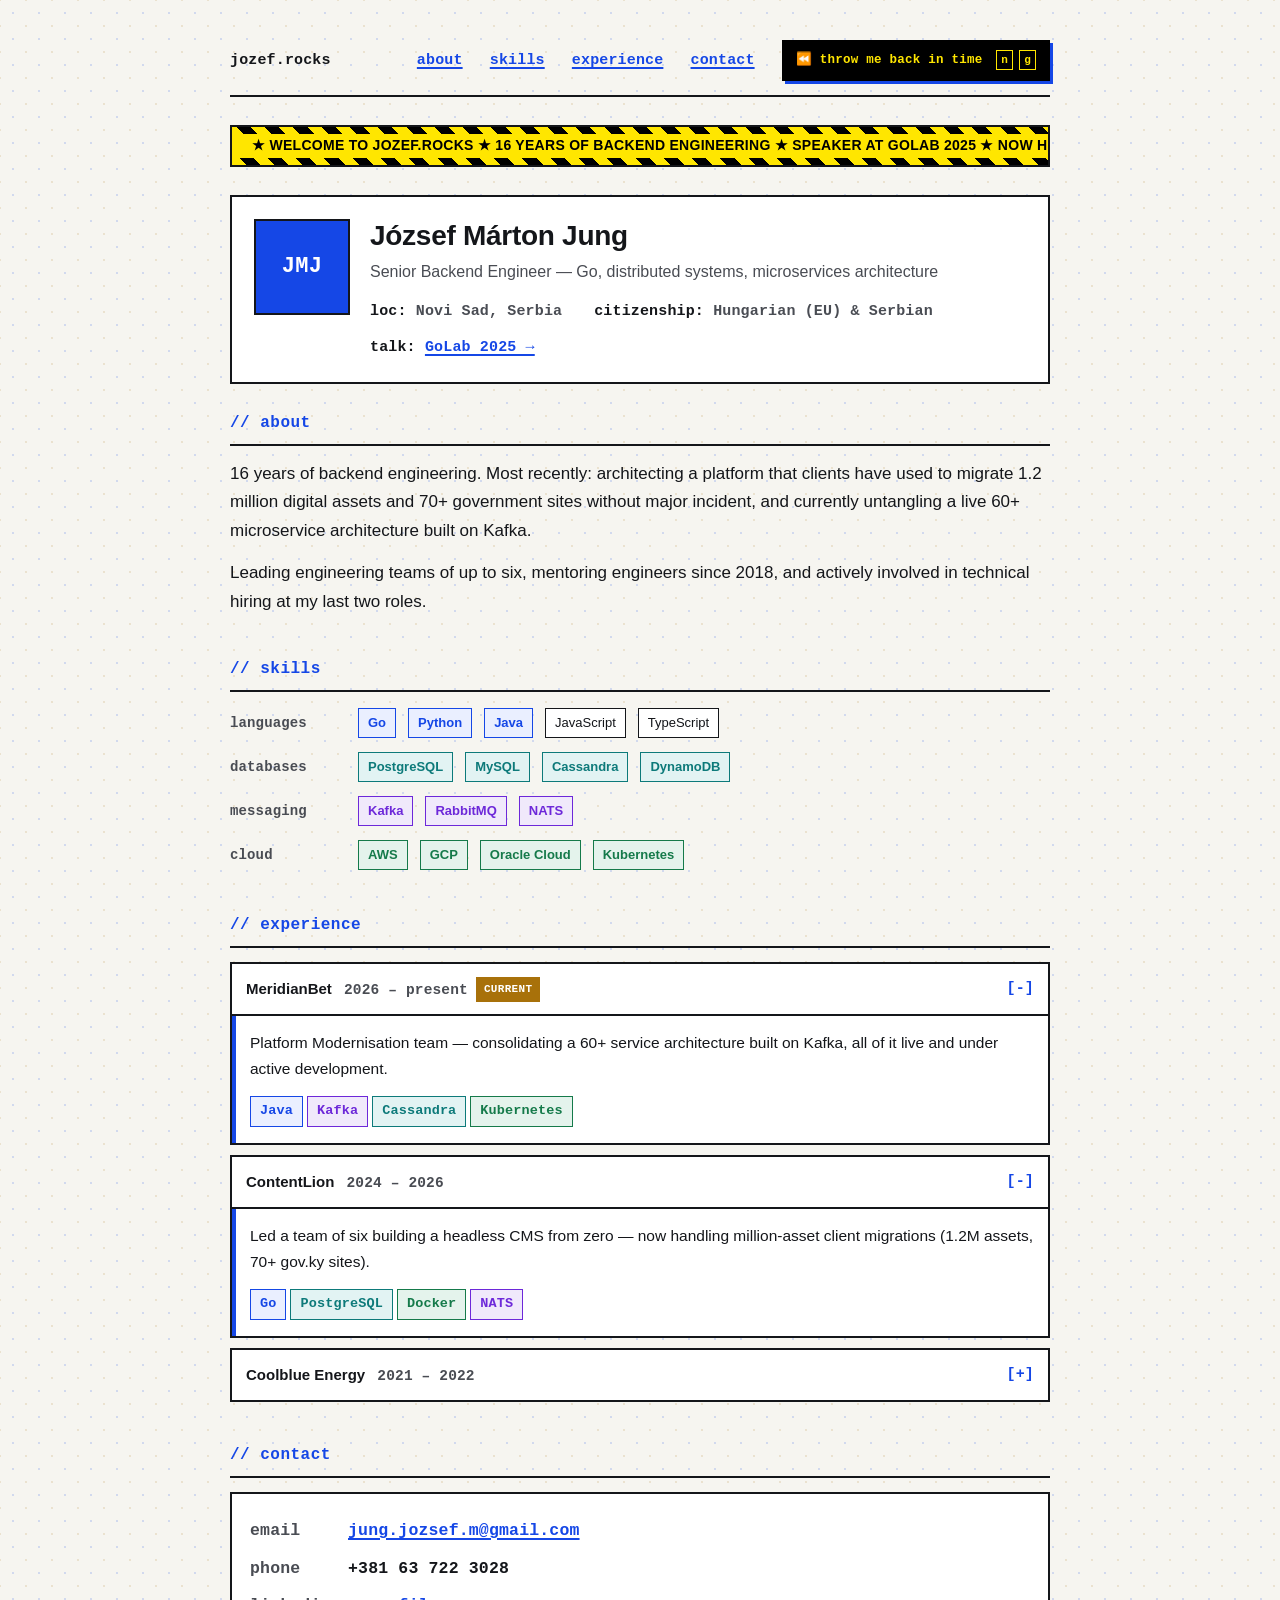
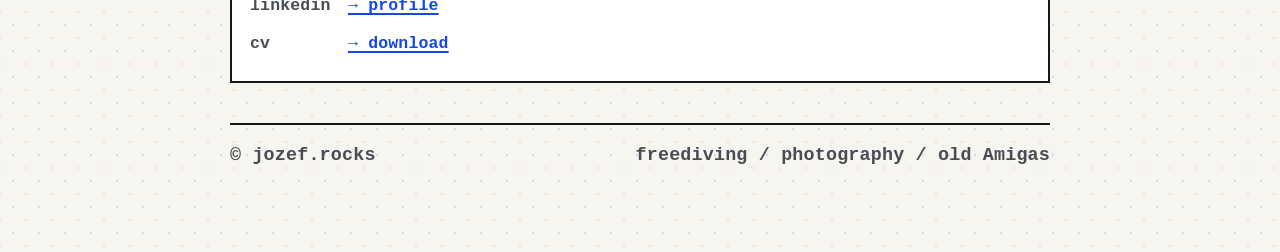
<file: design-sketch-combined.html>
<!DOCTYPE html>
<html lang="en">
<head>
<meta charset="UTF-8">
<meta name="viewport" content="width=device-width, initial-scale=1">
<title>József Márton Jung — Senior Backend Engineer</title>
<style>
  :root{
    --bg: #f6f5f0;
    --ink: #14161a;
    --muted: #494c53;
    --accent: #1547e6;
    --accent-tint: #eaefff;
    --accent2: #6d28d9;
    --accent2-tint: #f0e9fb;
    --accent3: #157a4a;
    --accent3-tint: #e4f3ec;
    --accent4: #0d7a7a;
    --accent4-tint: #e2f3f3;
    --accent5: #a8710a;
    --accent-ink: #ffffff;
    --line: #14161a;
    --tag-bg: #ffffff;
    --card: #ffffff;
  }
  *{ box-sizing:border-box; }
  html,body{ margin:0; padding:0; }
  body{
    background:var(--bg);
    background-image:
      radial-gradient(rgba(21,71,230,0.16) 1.2px, transparent 1.2px),
      radial-gradient(rgba(168,113,10,0.14) 1.2px, transparent 1.2px);
    background-size: 26px 26px, 26px 26px;
    background-position: 0 0, 13px 13px;
    color:var(--ink);
    font-family: -apple-system, "Segoe UI", Roboto, Helvetica, Arial, sans-serif;
    font-size:17px;
    line-height:1.68;
    -webkit-font-smoothing:antialiased;
  }
  .mono{
    font-family: "SF Mono","JetBrains Mono","Courier New", monospace;
    letter-spacing:0.01em;
    font-size:1.08em;
    font-weight:700;
  }
  a{ color:var(--accent); text-decoration:underline; text-decoration-thickness:1.5px; text-underline-offset:3px; font-weight:600; }
  a:hover{ background:var(--accent); color:var(--accent-ink); text-decoration:none; }
  a:focus-visible, button:focus-visible, summary:focus-visible{
    outline:3px solid var(--accent); outline-offset:2px;
  }

  .wrap{ max-width:860px; margin:0 auto; padding:40px 20px 80px; }

  /* ---------- Signature element: marquee ---------- */
  .marquee-bar{
    position:relative;
    height:42px;
    display:flex;
    align-items:center;
    background:repeating-linear-gradient(45deg, #ffe600, #ffe600 10px, #000 10px, #000 20px);
    border:2px solid var(--line);
    margin-bottom:28px;
    overflow:hidden;
  }
  .marquee-yellow-strip{
    position:absolute;
    left:0; right:0; top:50%;
    transform:translateY(-50%);
    height:24px;
    background:#ffe600;
    z-index:1;
  }
  .marquee-track{
    position:relative;
    z-index:2;
    display:flex;
    width:max-content;
    animation: marquee-scroll 18s linear infinite;
  }
  .marquee-track span{
    white-space:nowrap;
    font-weight:700;
    color:#000;
    padding:0 20px;
    font-family: -apple-system, "Segoe UI", Roboto, Helvetica, Arial, sans-serif;
    font-size:14px;
    letter-spacing:0.02em;
  }
  @keyframes marquee-scroll{
    0%{ transform:translateX(0); }
    100%{ transform:translateX(-50%); }
  }

  /* ---------- Top bar ---------- */
  .topbar{
    display:flex; justify-content:space-between; align-items:center;
    gap:10px;
    padding-bottom:14px; margin-bottom:28px;
    border-bottom:2px solid var(--line);
    font-size:15px;
  }
  .topbar .brand{ font-weight:700; }
  .topbar nav{ flex-shrink:0; white-space:nowrap; }
  .topbar nav a{ margin-left:18px; font-weight:700; }

  /* ---------- Hero ---------- */
  .hero{
    display:grid;
    grid-template-columns: 96px 1fr;
    gap:20px;
    border:2px solid var(--line);
    background:var(--card);
    padding:22px;
    margin-bottom:26px;
  }
  .avatar{
    width:96px; height:96px;
    border:2px solid var(--line);
    background:var(--accent);
    color:var(--accent-ink);
    display:flex; align-items:center; justify-content:center;
    font-weight:800; font-size:22px;
  }
  .hero h1{
    margin:0 0 6px; font-size:28px; line-height:1.2; letter-spacing:-0.01em;
  }
  .hero .tagline{
    margin:0 0 14px; color:var(--muted); font-size:16px;
  }
  .hero .meta{
    font-size:15px; font-weight:700; display:flex; flex-wrap:wrap; gap:10px 16px; color:var(--muted);
  }
  .hero .meta span{ margin-right:16px; display:inline-block; }
  .hero .meta strong{ color:var(--ink); }

  /* ---------- Section marker ---------- */
  .marker{
    font-size:16px;
    font-weight:700;
    letter-spacing:0.03em;
    color:var(--accent);
    margin:0 0 14px;
    padding-bottom:7px;
    border-bottom:2px solid var(--line);
  }
  section{ margin-bottom:40px; }

  /* ---------- About ---------- */
  .about p{ margin:0 0 14px; font-size:17px; }

  /* ---------- Skills ---------- */
  .skill-group{ margin-bottom:10px; display:flex; gap:8px; flex-wrap:wrap; align-items:baseline; }
  .skill-group .label{ font-size:14px; font-weight:700; color:var(--muted); min-width:120px; }
  .tag{
    display:inline-block;
    border:1.5px solid var(--line);
    background:var(--tag-bg);
    padding:3px 9px;
    font-size:13px;
    margin:2px 4px 2px 0;
  }
  .tag.accent{ border-color:var(--accent); color:var(--accent); font-weight:700; background:var(--accent-tint); }
  .tag.accent2{ border-color:var(--accent2); color:var(--accent2); font-weight:700; background:var(--accent2-tint); }
  .tag.accent3{ border-color:var(--accent3); color:var(--accent3); font-weight:700; background:var(--accent3-tint); }
  .tag.accent4{ border-color:var(--accent4); color:var(--accent4); font-weight:700; background:var(--accent4-tint); }

  .badge-current{
    display:inline-block;
    font-size:11px;
    font-weight:700;
    letter-spacing:0.03em;
    color:#fff;
    background:var(--accent5);
    border:1.5px solid var(--accent5);
    padding:2px 7px;
    margin-left:8px;
    vertical-align:middle;
  }

  /* ---------- Experience ---------- */
  details{
    border:2px solid var(--line);
    background:var(--card);
    margin-bottom:10px;
    padding:0;
  }
  summary{
    list-style:none;
    cursor:pointer;
    padding:12px 14px;
    display:flex;
    justify-content:space-between;
    align-items:center;
    gap:10px;
    font-weight:700;
  }
  summary::-webkit-details-marker{ display:none; }
  summary .co{ font-size:15px; }
  summary .co .dates{ font-weight:700; color:var(--muted); font-size:14.5px; margin-left:8px; }
  summary .toggle{ font-size:15px; font-weight:700; color:var(--accent); flex-shrink:0; }
  details[open] summary{ border-bottom:2px solid var(--line); }
  .exp-body{
    padding:14px;
    border-left:4px solid var(--accent);
    margin:0;
  }
  .exp-body p{ margin:0 0 12px; font-size:15.5px; }
  .exp-body .tech{ font-size:14px; color:var(--muted); }
  .exp-body .tech .tag{ font-size:13.5px; font-weight:700; }

  /* ---------- Contact ---------- */
  .contact-box{
    border:2px solid var(--line);
    background:var(--card);
    padding:18px;
    font-size:16.5px;
  }
  .contact-row{ display:flex; gap:8px; padding:5px 0; }
  .contact-row .k{ color:var(--muted); min-width:90px; font-weight:700; }

  footer{
    margin-top:40px;
    padding-top:16px;
    border-top:2px solid var(--line);
    font-size:13.5px;
    font-weight:700;
    color:var(--muted);
    display:flex;
    justify-content:space-between;
  }

  @media (max-width:520px){
    .hero{ grid-template-columns: 64px 1fr; padding:16px; }
    .avatar{ width:64px; height:64px; font-size:16px; }
    .hero h1{ font-size:21px; }
    .topbar nav a{ margin-left:12px; }
    footer{ flex-direction:column; gap:6px; }
  }

  /* ---------- Time-travel button ---------- */
  .time-travel{
    display:inline-block;
    margin-left:18px;
    background:#000;
    color:#ffe600;
    border:2px solid #000;
    font-family: "SF Mono","JetBrains Mono","Courier New", monospace;
    font-size:12.5px;
    font-weight:700;
    letter-spacing:0.02em;
    padding:8px 12px;
    text-decoration:none;
    cursor:pointer;
    box-shadow:3px 3px 0 var(--accent);
    vertical-align:middle;
  }
  .time-travel:hover{
    background:#ffe600;
    color:#000;
  }
  .time-travel kbd{
    display:inline-block;
    border:1px solid currentColor;
    padding:0 4px;
    margin-left:6px;
    font-size:11px;
  }
  @media (max-width:520px){
    .topbar{ flex-direction:column; align-items:flex-start; gap:10px; }
    .topbar nav{ display:flex; flex-wrap:wrap; align-items:center; gap:8px 0; }
    .time-travel{ margin-left:0; margin-top:4px; }
  }
</style>
</head>
<body>
<div class="wrap">

  <div class="topbar mono">
    <div class="brand">jozef.rocks</div>
    <nav>
      <a href="#about">about</a>
      <a href="#skills">skills</a>
      <a href="#experience">experience</a>
      <a href="#contact">contact</a>
      <a href="design-sketch-bold.html" class="time-travel">⏪ throw me back in time <kbd>n</kbd><kbd>g</kbd></a>
    </nav>
  </div>

  <div class="marquee-bar">
    <div class="marquee-yellow-strip"></div>
    <div class="marquee-track">
      <span>★ WELCOME TO JOZEF.ROCKS ★ 16 YEARS OF BACKEND ENGINEERING ★ SPEAKER AT GOLAB 2025 ★ NOW HIRING ME IS A GOOD IDEA ★</span>
      <span>★ WELCOME TO JOZEF.ROCKS ★ 16 YEARS OF BACKEND ENGINEERING ★ SPEAKER AT GOLAB 2025 ★ NOW HIRING ME IS A GOOD IDEA ★</span>
    </div>
  </div>

  <div class="hero">
    <div class="avatar mono">JMJ</div>
    <div>
      <h1>József Márton Jung</h1>
      <p class="tagline">Senior Backend Engineer — Go, distributed systems, microservices architecture</p>
      <div class="meta mono">
        <span><strong>loc:</strong> Novi Sad, Serbia</span>
        <span><strong>citizenship:</strong> Hungarian (EU) &amp; Serbian</span>
        <span><strong>talk:</strong> <a href="#">GoLab 2025 →</a></span>
      </div>
    </div>
  </div>

  <section id="about">
    <div class="marker mono">// about</div>
    <div class="about">
      <p>16 years of backend engineering. Most recently: architecting a platform that clients have used to migrate 1.2 million digital assets and 70+ government sites without major incident, and currently untangling a live 60+ microservice architecture built on Kafka.</p>
      <p>Leading engineering teams of up to six, mentoring engineers since 2018, and actively involved in technical hiring at my last two roles.</p>
    </div>
  </section>

  <section id="skills">
    <div class="marker mono">// skills</div>
    <div class="skill-group">
      <span class="label mono">languages</span>
      <span class="tag accent">Go</span><span class="tag accent">Python</span><span class="tag accent">Java</span><span class="tag">JavaScript</span><span class="tag">TypeScript</span>
    </div>
    <div class="skill-group">
      <span class="label mono">databases</span>
      <span class="tag accent4">PostgreSQL</span><span class="tag accent4">MySQL</span><span class="tag accent4">Cassandra</span><span class="tag accent4">DynamoDB</span>
    </div>
    <div class="skill-group">
      <span class="label mono">messaging</span>
      <span class="tag accent2">Kafka</span><span class="tag accent2">RabbitMQ</span><span class="tag accent2">NATS</span>
    </div>
    <div class="skill-group">
      <span class="label mono">cloud</span>
      <span class="tag accent3">AWS</span><span class="tag accent3">GCP</span><span class="tag accent3">Oracle Cloud</span><span class="tag accent3">Kubernetes</span>
    </div>
  </section>

  <section id="experience">
    <div class="marker mono">// experience</div>

    <details open>
      <summary>
        <span class="co">MeridianBet <span class="dates mono">2026 – present</span><span class="badge-current mono">CURRENT</span></span>
        <span class="toggle mono">[-]</span>
      </summary>
      <div class="exp-body">
        <p>Platform Modernisation team — consolidating a 60+ service architecture built on Kafka, all of it live and under active development.</p>
        <div class="tech mono"><span class="tag accent">Java</span><span class="tag accent2">Kafka</span><span class="tag accent4">Cassandra</span><span class="tag accent3">Kubernetes</span></div>
      </div>
    </details>

    <details open>
      <summary>
        <span class="co">ContentLion <span class="dates mono">2024 – 2026</span></span>
        <span class="toggle mono">[-]</span>
      </summary>
      <div class="exp-body">
        <p>Led a team of six building a headless CMS from zero — now handling million-asset client migrations (1.2M assets, 70+ gov.ky sites).</p>
        <div class="tech mono"><span class="tag accent">Go</span><span class="tag accent4">PostgreSQL</span><span class="tag accent3">Docker</span><span class="tag accent2">NATS</span></div>
      </div>
    </details>

    <details>
      <summary>
        <span class="co">Coolblue Energy <span class="dates mono">2021 – 2022</span></span>
        <span class="toggle mono">[+]</span>
      </summary>
      <div class="exp-body">
        <p>Implemented the OCPI CPO role from scratch, led two more from-zero services, and managed a team of five.</p>
        <div class="tech mono"><span class="tag accent3">AWS</span><span class="tag accent">Python</span><span class="tag accent2">RabbitMQ</span></div>
      </div>
    </details>

  </section>

  <section id="contact">
    <div class="marker mono">// contact</div>
    <div class="contact-box mono">
      <div class="contact-row"><span class="k">email</span> <a href="mailto:jung.jozsef.m@gmail.com">jung.jozsef.m@gmail.com</a></div>
      <div class="contact-row"><span class="k">phone</span> <span>+381 63 722 3028</span></div>
      <div class="contact-row"><span class="k">linkedin</span> <a href="#">→ profile</a></div>
      <div class="contact-row"><span class="k">cv</span> <a href="#">→ download</a></div>
    </div>
  </section>

  <footer class="mono">
    <span>© jozef.rocks</span>
    <span>freediving / photography / old Amigas</span>
  </footer>

</div>
  <script>
    document.addEventListener('keydown', function(e){
      var tag = (e.target && e.target.tagName) || '';
      if (tag === 'INPUT' || tag === 'TEXTAREA') return;
      var k = e.key.toLowerCase();
      if (k === 'n' || k === 'g') {
        window.location.href = 'design-sketch-bold.html';
      }
    });
  </script>
</body>
</html>
</file>
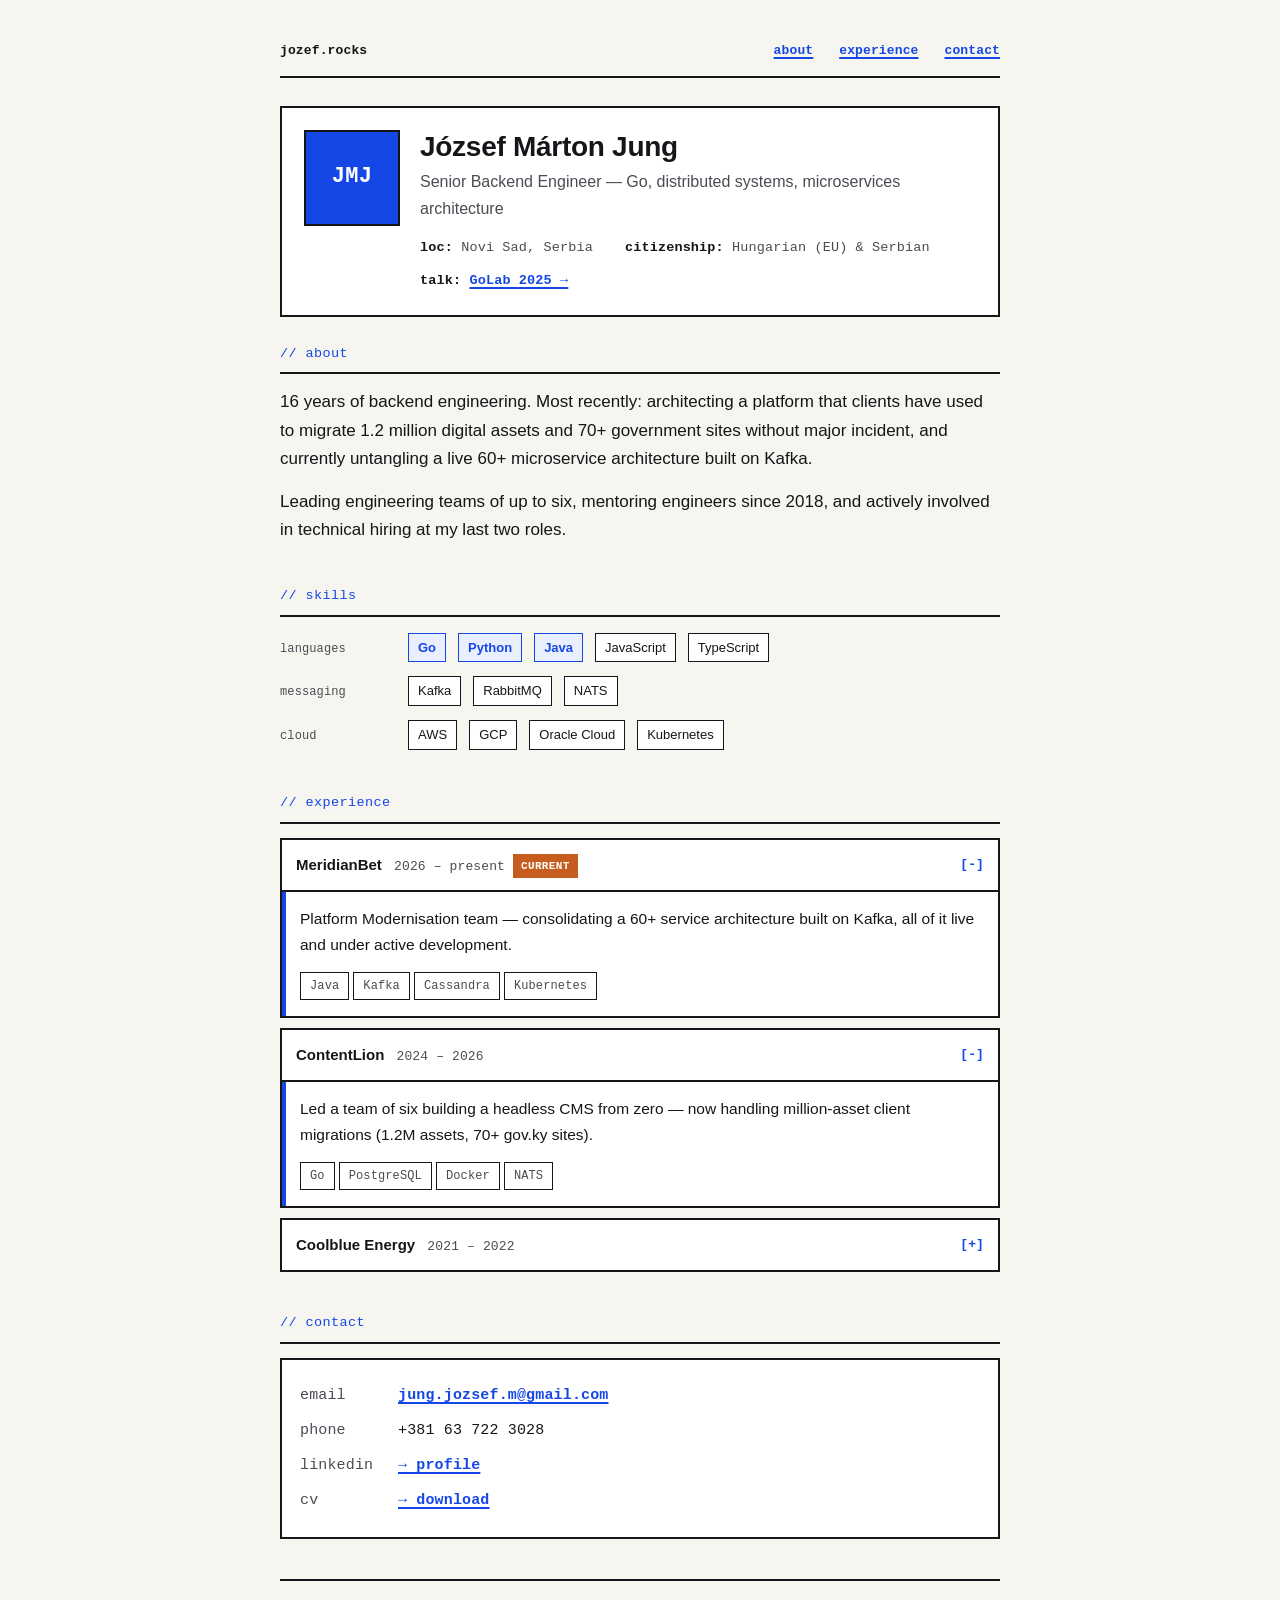
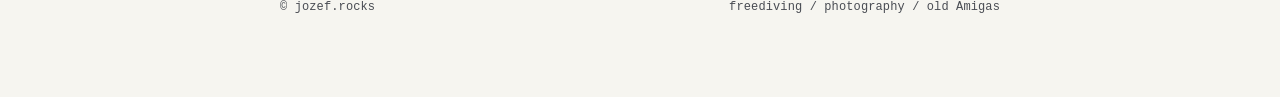
<file: design-sketch.html>
<!DOCTYPE html>
<html lang="en">
<head>
<meta charset="UTF-8">
<meta name="viewport" content="width=device-width, initial-scale=1">
<title>József Márton Jung — Senior Backend Engineer</title>
<style>
  :root{
    --bg: #f6f5f0;
    --ink: #14161a;
    --muted: #494c53;
    --accent: #1547e6;
    --accent-tint: #eaefff;
    --accent2: #c65d1e;
    --accent-ink: #ffffff;
    --line: #14161a;
    --tag-bg: #ffffff;
    --card: #ffffff;
  }
  *{ box-sizing:border-box; }
  html,body{ margin:0; padding:0; }
  body{
    background:var(--bg);
    background-image:
      radial-gradient(var(--line) 0.6px, transparent 0.6px);
    background-size: 22px 22px;
    background-position: -10px -10px;
    color:var(--ink);
    font-family: -apple-system, "Segoe UI", Roboto, Helvetica, Arial, sans-serif;
    font-size:17px;
    line-height:1.68;
    -webkit-font-smoothing:antialiased;
  }
  .mono{
    font-family: "SF Mono","JetBrains Mono","Courier New", monospace;
    letter-spacing:0.01em;
  }
  a{ color:var(--accent); text-decoration:underline; text-decoration-thickness:1.5px; text-underline-offset:3px; font-weight:600; }
  a:hover{ background:var(--accent); color:var(--accent-ink); text-decoration:none; }
  a:focus-visible, button:focus-visible, summary:focus-visible{
    outline:3px solid var(--accent); outline-offset:2px;
  }

  .wrap{ max-width:760px; margin:0 auto; padding:40px 20px 80px; }

  /* ---------- Top bar ---------- */
  .topbar{
    display:flex; justify-content:space-between; align-items:center;
    padding-bottom:14px; margin-bottom:28px;
    border-bottom:2px solid var(--line);
    font-size:13px;
  }
  .topbar .brand{ font-weight:700; }
  .topbar nav a{ margin-left:18px; font-weight:700; }

  /* ---------- Hero ---------- */
  .hero{
    display:grid;
    grid-template-columns: 96px 1fr;
    gap:20px;
    border:2px solid var(--line);
    background:var(--card);
    padding:22px;
    margin-bottom:26px;
  }
  .avatar{
    width:96px; height:96px;
    border:2px solid var(--line);
    background:var(--accent);
    color:var(--accent-ink);
    display:flex; align-items:center; justify-content:center;
    font-weight:800; font-size:22px;
  }
  .hero h1{
    margin:0 0 6px; font-size:28px; line-height:1.2; letter-spacing:-0.01em;
  }
  .hero .tagline{
    margin:0 0 14px; color:var(--muted); font-size:16px;
  }
  .hero .meta{
    font-size:13.5px; display:flex; flex-wrap:wrap; gap:10px 16px; color:var(--muted);
  }
  .hero .meta span{ margin-right:16px; display:inline-block; }
  .hero .meta strong{ color:var(--ink); }

  /* ---------- Section marker ---------- */
  .marker{
    font-size:13.5px;
    letter-spacing:0.03em;
    color:var(--accent);
    margin:0 0 14px;
    padding-bottom:7px;
    border-bottom:2px solid var(--line);
  }
  section{ margin-bottom:40px; }

  /* ---------- About ---------- */
  .about p{ margin:0 0 14px; font-size:17px; }

  /* ---------- Skills ---------- */
  .skill-group{ margin-bottom:10px; display:flex; gap:8px; flex-wrap:wrap; align-items:baseline; }
  .skill-group .label{ font-size:12px; color:var(--muted); min-width:120px; }
  .tag{
    display:inline-block;
    border:1.5px solid var(--line);
    background:var(--tag-bg);
    padding:3px 9px;
    font-size:13px;
    margin:2px 4px 2px 0;
  }
  .tag.accent{ border-color:var(--accent); color:var(--accent); font-weight:700; background:var(--accent-tint); }

  .badge-current{
    display:inline-block;
    font-size:11px;
    font-weight:700;
    letter-spacing:0.03em;
    color:#fff;
    background:var(--accent2);
    border:1.5px solid var(--accent2);
    padding:2px 7px;
    margin-left:8px;
    vertical-align:middle;
  }

  /* ---------- Experience ---------- */
  details{
    border:2px solid var(--line);
    background:var(--card);
    margin-bottom:10px;
    padding:0;
  }
  summary{
    list-style:none;
    cursor:pointer;
    padding:12px 14px;
    display:flex;
    justify-content:space-between;
    align-items:center;
    gap:10px;
    font-weight:700;
  }
  summary::-webkit-details-marker{ display:none; }
  summary .co{ font-size:15px; }
  summary .co .dates{ font-weight:400; color:var(--muted); font-size:13px; margin-left:8px; }
  summary .toggle{ font-size:13px; color:var(--accent); flex-shrink:0; }
  details[open] summary{ border-bottom:2px solid var(--line); }
  .exp-body{
    padding:14px;
    border-left:4px solid var(--accent);
    margin:0;
  }
  .exp-body p{ margin:0 0 12px; font-size:15.5px; }
  .exp-body .tech{ font-size:12.5px; color:var(--muted); }
  .exp-body .tech .tag{ font-size:12px; }

  /* ---------- Contact ---------- */
  .contact-box{
    border:2px solid var(--line);
    background:var(--card);
    padding:18px;
    font-size:15px;
  }
  .contact-row{ display:flex; gap:8px; padding:5px 0; }
  .contact-row .k{ color:var(--muted); min-width:90px; }

  footer{
    margin-top:40px;
    padding-top:16px;
    border-top:2px solid var(--line);
    font-size:12px;
    color:var(--muted);
    display:flex;
    justify-content:space-between;
  }

  @media (max-width:520px){
    .hero{ grid-template-columns: 64px 1fr; padding:16px; }
    .avatar{ width:64px; height:64px; font-size:16px; }
    .hero h1{ font-size:21px; }
    .topbar nav a{ margin-left:12px; }
    footer{ flex-direction:column; gap:6px; }
  }
</style>
</head>
<body>
<div class="wrap">

  <div class="topbar mono">
    <div class="brand">jozef.rocks</div>
    <nav>
      <a href="#about">about</a>
      <a href="#experience">experience</a>
      <a href="#contact">contact</a>
    </nav>
  </div>

  <div class="hero">
    <div class="avatar mono">JMJ</div>
    <div>
      <h1>József Márton Jung</h1>
      <p class="tagline">Senior Backend Engineer — Go, distributed systems, microservices architecture</p>
      <div class="meta mono">
        <span><strong>loc:</strong> Novi Sad, Serbia</span>
        <span><strong>citizenship:</strong> Hungarian (EU) &amp; Serbian</span>
        <span><strong>talk:</strong> <a href="#">GoLab 2025 →</a></span>
      </div>
    </div>
  </div>

  <section id="about">
    <div class="marker mono">// about</div>
    <div class="about">
      <p>16 years of backend engineering. Most recently: architecting a platform that clients have used to migrate 1.2 million digital assets and 70+ government sites without major incident, and currently untangling a live 60+ microservice architecture built on Kafka.</p>
      <p>Leading engineering teams of up to six, mentoring engineers since 2018, and actively involved in technical hiring at my last two roles.</p>
    </div>
  </section>

  <section id="skills">
    <div class="marker mono">// skills</div>
    <div class="skill-group">
      <span class="label mono">languages</span>
      <span class="tag accent">Go</span><span class="tag accent">Python</span><span class="tag accent">Java</span><span class="tag">JavaScript</span><span class="tag">TypeScript</span>
    </div>
    <div class="skill-group">
      <span class="label mono">messaging</span>
      <span class="tag">Kafka</span><span class="tag">RabbitMQ</span><span class="tag">NATS</span>
    </div>
    <div class="skill-group">
      <span class="label mono">cloud</span>
      <span class="tag">AWS</span><span class="tag">GCP</span><span class="tag">Oracle Cloud</span><span class="tag">Kubernetes</span>
    </div>
  </section>

  <section id="experience">
    <div class="marker mono">// experience</div>

    <details open>
      <summary>
        <span class="co">MeridianBet <span class="dates mono">2026 – present</span><span class="badge-current mono">CURRENT</span></span>
        <span class="toggle mono">[-]</span>
      </summary>
      <div class="exp-body">
        <p>Platform Modernisation team — consolidating a 60+ service architecture built on Kafka, all of it live and under active development.</p>
        <div class="tech mono"><span class="tag">Java</span><span class="tag">Kafka</span><span class="tag">Cassandra</span><span class="tag">Kubernetes</span></div>
      </div>
    </details>

    <details open>
      <summary>
        <span class="co">ContentLion <span class="dates mono">2024 – 2026</span></span>
        <span class="toggle mono">[-]</span>
      </summary>
      <div class="exp-body">
        <p>Led a team of six building a headless CMS from zero — now handling million-asset client migrations (1.2M assets, 70+ gov.ky sites).</p>
        <div class="tech mono"><span class="tag">Go</span><span class="tag">PostgreSQL</span><span class="tag">Docker</span><span class="tag">NATS</span></div>
      </div>
    </details>

    <details>
      <summary>
        <span class="co">Coolblue Energy <span class="dates mono">2021 – 2022</span></span>
        <span class="toggle mono">[+]</span>
      </summary>
      <div class="exp-body">
        <p>Implemented the OCPI CPO role from scratch, led two more from-zero services, and managed a team of five.</p>
        <div class="tech mono"><span class="tag">AWS</span><span class="tag">Python</span><span class="tag">RabbitMQ</span></div>
      </div>
    </details>

  </section>

  <section id="contact">
    <div class="marker mono">// contact</div>
    <div class="contact-box mono">
      <div class="contact-row"><span class="k">email</span> <a href="mailto:jung.jozsef.m@gmail.com">jung.jozsef.m@gmail.com</a></div>
      <div class="contact-row"><span class="k">phone</span> <span>+381 63 722 3028</span></div>
      <div class="contact-row"><span class="k">linkedin</span> <a href="#">→ profile</a></div>
      <div class="contact-row"><span class="k">cv</span> <a href="#">→ download</a></div>
    </div>
  </section>

  <footer class="mono">
    <span>© jozef.rocks</span>
    <span>freediving / photography / old Amigas</span>
  </footer>

</div>
</body>
</html>
</file>
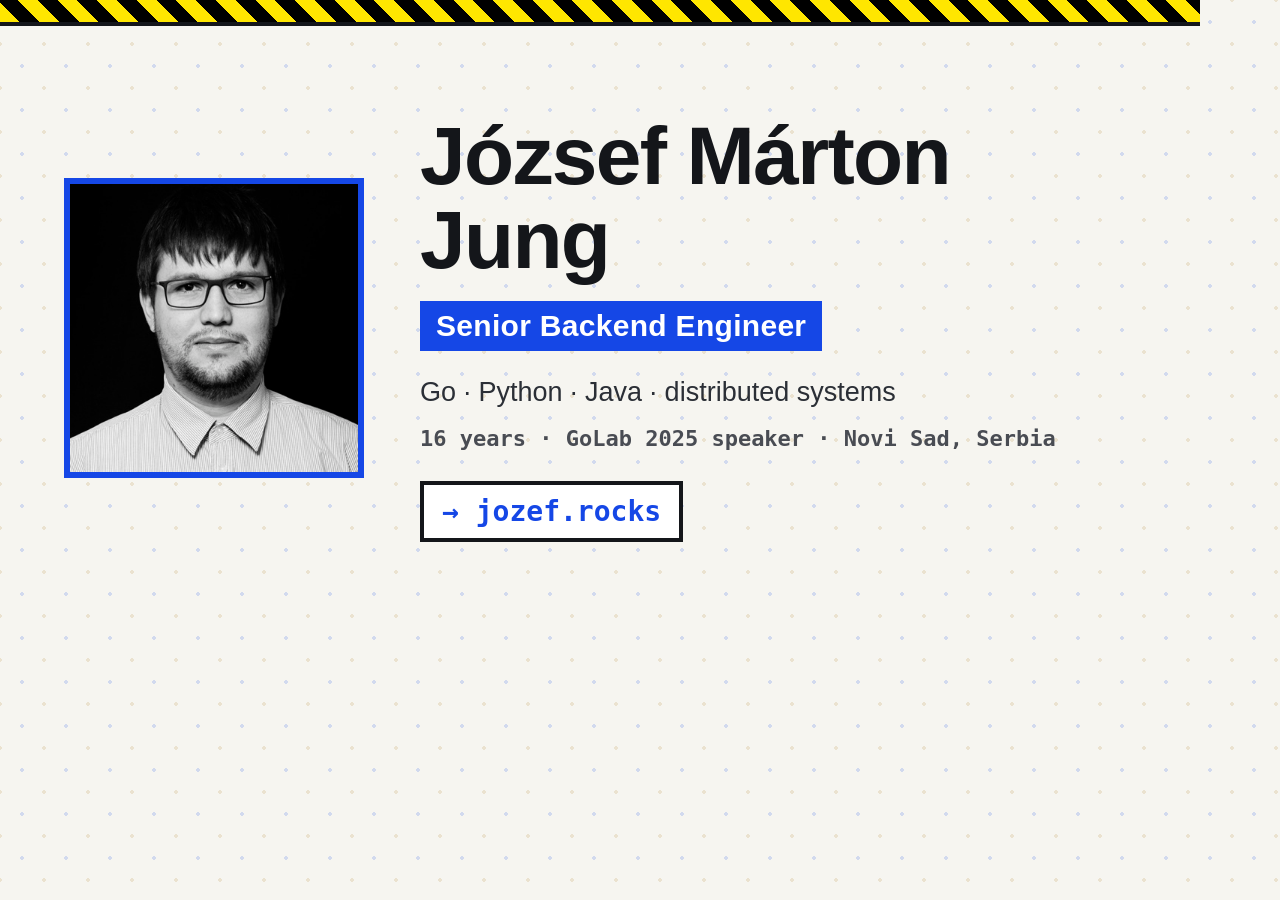
<file: tools/og-card.html>
<!DOCTYPE html>
<html lang="en">
<head>
<meta charset="UTF-8">
<title>og-card source (not shipped)</title>
<!--
  Source for site/assets/og-card.png (1200x630, the 1.91:1 ratio social platforms expect).
  Render with tools/render-og-card.sh — it drives headless Chrome, no dependencies.
  Lives outside site/ on purpose, so it never gets published.
  Styling mirrors normal mode in site/styles.css: cream ground, dot texture, flat
  borders, accent #1547e6, monospace as structure, hazard strip echoing the marquee.
-->
<style>
  *{ box-sizing:border-box; margin:0; padding:0; }
  html,body{ width:1200px; height:630px; overflow:hidden; }
  body{
    background-color:#f6f5f0;
    background-image:
      radial-gradient(rgba(21,71,230,0.16) 2px, transparent 2px),
      radial-gradient(rgba(168,113,10,0.14) 2px, transparent 2px);
    background-size:44px 44px, 44px 44px;
    background-position:0 0, 22px 22px;
    color:#14161a;
    font-family:-apple-system, BlinkMacSystemFont, "Helvetica Neue", Arial, sans-serif;
  }
  .mono{ font-family:"SF Mono", Menlo, monospace; font-weight:700; }

  .hazard{
    height:26px;
    background:repeating-linear-gradient(45deg, #ffe600, #ffe600 14px, #000 14px, #000 28px);
    border-bottom:4px solid #14161a;
  }
  .card{
    height:604px;
    display:flex;
    align-items:center;
    gap:56px;
    padding:56px 64px;
  }
  .shot{
    flex:0 0 300px;
    width:300px; height:300px;
    border:6px solid #1547e6;
    object-fit:cover;
    display:block;
  }
  .name{
    font-size:82px;
    line-height:1.03;
    letter-spacing:-0.02em;
    font-weight:700;
  }
  .role{
    margin-top:18px;
    display:inline-block;
    background:#1547e6;
    color:#fff;
    font-size:30px;
    font-weight:700;
    padding:8px 16px;
    letter-spacing:0.01em;
  }
  .stack{
    margin-top:22px;
    font-size:27px;
    line-height:1.45;
    color:#2b2f36;
  }
  .facts{
    margin-top:14px;
    font-size:22px;
    color:#494c53;
  }
  .cta{
    margin-top:30px;
    display:inline-block;
    border:4px solid #14161a;
    background:#fff;
    font-size:28px;
    padding:10px 18px;
    color:#1547e6;
  }
</style>
</head>
<body>
  <div class="hazard"></div>
  <div class="card">
    <img class="shot" src="../site/assets/headshot.jpg" alt="">
    <div>
      <div class="name">József Márton<br>Jung</div>
      <div class="role">Senior Backend Engineer</div>
      <div class="stack">Go · Python · Java · distributed systems</div>
      <div class="facts mono">16 years · GoLab 2025 speaker · Novi Sad, Serbia</div>
      <div class="cta mono">→ jozef.rocks</div>
    </div>
  </div>
</body>
</html>
</file>
<file: site/styles.css>
/* =========================================================================
   jozef.rocks — one stylesheet, two visual modes.

   Normal mode (default)  : flat, bordered, calm. Rules below.
   Bold / time-travel mode: everything under the `html.bold` scope at the end.

   The two modes share one DOM. Nothing here changes text content — only
   presentation and purely decorative elements (marquee stripes, rainbow rules).
   ========================================================================= */

:root{
  /* base */
  --bg:            #f6f5f0;
  --ink:           #14161a;
  --muted:         #494c53;
  --line:          #14161a;
  --card:          #ffffff;
  --accent:        #1547e6;   /* the one committed accent */
  --accent-ink:    #ffffff;

  /* functional tag categories — same tag, same colour, everywhere on the site */
  --lang:          #1547e6;  --lang-tint:  #eaefff;   /* languages   */
  --db:            #0d7a7a;  --db-tint:    #e2f3f3;   /* databases   */
  --msg:           #6d28d9;  --msg-tint:   #f0e9fb;   /* messaging   */
  --cloud:         #157a4a;  --cloud-tint: #e4f3ec;   /* cloud/infra */

  /* amber: CURRENT badge only, never a category colour.
     --amber is the spec hue (border); --amber-fill is a darkened shade of it so
     white badge text clears WCAG AA — #a8710a cannot do that with any text colour. */
  --amber:         #a8710a;
  --amber-fill:    #8a5c05;

  --marquee-yellow:#ffe600;
}

*{ box-sizing:border-box; }

html,body{ margin:0; padding:0; }

body{
  background-color:var(--bg);
  /* subtle two-colour dot texture (blue + amber), offset grid */
  background-image:
    radial-gradient(rgba(21,71,230,0.16) 1.2px, transparent 1.2px),
    radial-gradient(rgba(168,113,10,0.14) 1.2px, transparent 1.2px);
  background-size: 26px 26px, 26px 26px;
  background-position: 0 0, 13px 13px;
  color:var(--ink);
  font-family: -apple-system, BlinkMacSystemFont, "Segoe UI", Roboto, Helvetica, Arial, sans-serif;
  font-size:17px;
  line-height:1.68;
  -webkit-font-smoothing:antialiased;
}

/* Monospace is structural here, not decorative: bold, near body size. */
.mono{
  font-family: "SF Mono", "JetBrains Mono", "Roboto Mono", Menlo, Consolas, "Courier New", monospace;
  font-weight:700;
  letter-spacing:0.01em;
}

a{
  color:var(--accent);
  font-weight:600;
  text-decoration:underline;
  text-decoration-thickness:1.5px;
  text-underline-offset:3px;
}
a:hover{ background:var(--accent); color:var(--accent-ink); text-decoration:none; }
a:focus-visible,
button:focus-visible,
summary:focus-visible{ outline:3px solid var(--accent); outline-offset:2px; }

.wrap{ max-width:860px; margin:0 auto; padding:28px 20px 80px; }

section{ margin-bottom:40px; }

/* -------------------------------------------------------------------------
   Signature element: the marquee. Full-width, very top of the page.
   Hazard stripes fill the bar; a static yellow band sits centred; the text
   scrolls seamlessly (track is 2 identical spans, translated -50%).
   ------------------------------------------------------------------------- */
.marquee-bar{
  position:relative;
  height:42px;
  display:flex;
  align-items:center;
  overflow:hidden;
  background:repeating-linear-gradient(45deg,
    var(--marquee-yellow), var(--marquee-yellow) 10px, #000 10px, #000 20px);
  border-top:2px solid var(--line);
  border-bottom:2px solid var(--line);
}
.marquee-band{
  position:absolute;
  left:0; right:0; top:50%;
  transform:translateY(-50%);
  height:24px;
  background:var(--marquee-yellow);
  z-index:1;
}
.marquee-track{
  position:relative;
  z-index:2;
  display:flex;
  width:max-content;
  animation:marquee-scroll 26s linear infinite;
}
.marquee-track span{
  white-space:nowrap;
  padding:0 20px;
  color:#000;
  font-size:14px;
  font-weight:700;
  letter-spacing:0.02em;
}
@keyframes marquee-scroll{
  from{ transform:translateX(0); }
  to  { transform:translateX(-50%); }
}
@media (prefers-reduced-motion: reduce){
  .marquee-track{ animation:none; }
}

/* Decorative divider — bold mode only. */
hr.rainbow{ display:none; }

/* -------------------------------------------------------------------------
   Top bar / nav
   ------------------------------------------------------------------------- */
.topbar{
  display:flex;
  justify-content:space-between;
  align-items:center;
  gap:10px;
  padding-bottom:14px;
  margin-bottom:28px;
  border-bottom:2px solid var(--line);
  font-size:15px;
}
.topbar nav{ display:flex; flex-wrap:wrap; align-items:center; gap:8px 18px; }
.topbar nav a{ font-weight:700; }

.mode-toggle{
  display:inline-block;
  background:#000;
  color:var(--marquee-yellow);
  border:2px solid #000;
  box-shadow:3px 3px 0 var(--accent);
  font-family:inherit;
  font-size:13px;
  font-weight:700;
  letter-spacing:0.02em;
  padding:8px 12px;
  cursor:pointer;
}
.mode-toggle:hover{ background:var(--marquee-yellow); color:#000; }
.mode-toggle kbd{
  display:inline-block;
  border:1px solid currentColor;
  padding:0 4px;
  margin-left:5px;
  font-size:11px;
  font-family:inherit;
}
.mode-toggle .to-normal{ display:none; }

/* -------------------------------------------------------------------------
   Hero
   ------------------------------------------------------------------------- */
.hero{
  display:grid;
  grid-template-columns:104px 1fr;
  gap:20px;
  border:2px solid var(--line);
  background:var(--card);
  padding:22px;
  margin-bottom:26px;
}
.avatar{
  display:block;
  width:104px;
  height:104px;
  border:2px solid var(--accent);
  object-fit:cover;
}
.hero h1{ margin:0 0 6px; font-size:30px; line-height:1.2; letter-spacing:-0.01em; }
.hero .tagline{ margin:0 0 8px; color:var(--muted); font-size:16.5px; }
.hero .oneliner{ margin:0 0 14px; font-size:16.5px; }
.hero .meta{
  display:flex; flex-wrap:wrap; gap:6px 18px;
  font-size:14.5px; color:var(--muted);
}
.hero .meta strong{ color:var(--ink); }
.cta{ display:flex; flex-wrap:wrap; gap:10px; margin-top:16px; }
.btn{
  display:inline-block;
  border:2px solid var(--accent);
  background:var(--lang-tint);
  color:var(--accent);
  padding:8px 12px;
  font-size:14.5px;
  text-decoration:none;
}
.btn:hover{ background:var(--accent); color:var(--accent-ink); }

/* -------------------------------------------------------------------------
   Section markers
   ------------------------------------------------------------------------- */
.marker{
  font-size:16px;
  font-weight:700;
  letter-spacing:0.03em;
  color:var(--accent);
  margin:0 0 14px;
  padding-bottom:7px;
  border-bottom:2px solid var(--line);
}

/* Content wrapper. Transparent in normal mode; a beveled panel in bold mode. */
.panel{ margin:0; }
.panel p{ margin:0 0 14px; }
.panel p:last-child{ margin-bottom:0; }
.talk{ font-size:14.5px; }

/* -------------------------------------------------------------------------
   Skills
   ------------------------------------------------------------------------- */
.skill-group{
  display:flex;
  flex-wrap:wrap;
  gap:4px 10px;
  align-items:baseline;
  margin-bottom:12px;
}
.skill-group .label{
  flex:0 0 auto;
  min-width:190px;
  font-size:14.5px;
  color:var(--muted);
  text-transform:lowercase;
}
.skill-group .tags{ flex:1 1 300px; }
.skill-group .also{
  font-size:13px;
  color:var(--muted);
  margin:0 6px 0 4px;
}

.tag{
  display:inline-block;
  border:1.5px solid var(--line);
  background:var(--card);
  padding:3px 9px;
  margin:2px 5px 2px 0;
  font-family:"SF Mono", "JetBrains Mono", "Roboto Mono", Menlo, Consolas, "Courier New", monospace;
  font-size:14px;
  font-weight:700;
}
.tag.t-lang { border-color:var(--lang);  color:var(--lang);  background:var(--lang-tint); }
.tag.t-db   { border-color:var(--db);    color:var(--db);    background:var(--db-tint); }
.tag.t-msg  { border-color:var(--msg);   color:var(--msg);   background:var(--msg-tint); }
.tag.t-cloud{ border-color:var(--cloud); color:var(--cloud); background:var(--cloud-tint); }

/* -------------------------------------------------------------------------
   Experience — native details/summary, no JS
   ------------------------------------------------------------------------- */
.job{
  border:2px solid var(--line);
  background:var(--card);
  margin-bottom:10px;
}
.job summary{
  list-style:none;
  cursor:pointer;
  display:flex;
  justify-content:space-between;
  align-items:flex-start;
  gap:12px;
  padding:12px 14px;
}
.job summary::-webkit-details-marker{ display:none; }
.job-head{ display:block; }
.job-title{
  display:block;
  font-size:16px;
  font-weight:700;
}
.job-title .dates{ font-size:14.5px; color:var(--muted); margin-left:6px; }
.job-title .via{ font-size:13.5px; color:var(--muted); margin-left:4px; }
.gist{
  display:block;
  margin-top:3px;
  font-size:15.5px;
  font-weight:400;
  color:var(--ink);
}
.badge-current{
  display:inline-block;
  vertical-align:2px;
  margin-left:6px;
  padding:2px 7px;
  border:1.5px solid var(--amber);
  background:var(--amber-fill);
  color:#fff;
  font-size:12px;
  letter-spacing:0.04em;
}
/* [+] / [-] cue is CSS-generated, so it can never be out of sync with state. */
.toggle{
  flex:0 0 auto;
  color:var(--accent);
  font-size:16px;
}
.toggle::after{ content:"[+]"; }
.job[open] .toggle::after{ content:"[-]"; }
.job[open] summary{ border-bottom:2px solid var(--line); }

.exp-body{
  padding:14px;
  border-left:4px solid var(--accent);
}
.exp-body p{ margin:0 0 12px; font-size:16px; }
.exp-body .tech{ font-size:14px; }

/* -------------------------------------------------------------------------
   Contact
   ------------------------------------------------------------------------- */
.contact-box{
  margin:0;
  border:2px solid var(--line);
  background:var(--card);
  padding:18px;
  font-size:16px;
}
.contact-row{ display:flex; gap:10px; padding:5px 0; }
.contact-row dt{ flex:0 0 100px; color:var(--muted); }
.contact-row dd{ margin:0; }

footer{
  display:flex;
  justify-content:space-between;
  gap:8px;
  margin-top:40px;
  padding-top:16px;
  border-top:2px solid var(--line);
  font-size:14px;
  color:var(--muted);
}

/* -------------------------------------------------------------------------
   Responsive (normal mode)
   ------------------------------------------------------------------------- */
/* Stack early: between ~560 and ~700px the nav wraps to two lines and the brand
   ends up floating between them, so switch to the stacked layout before that. */
@media (max-width:700px){
  .skill-group .label{ min-width:0; flex:1 1 100%; }
  body{ font-size:16px; }
  .wrap{ padding:20px 14px 60px; }
  .topbar{ flex-direction:column; align-items:flex-start; }
  .mode-toggle{ margin-top:2px; }
  .hero{ grid-template-columns:72px 1fr; gap:14px; padding:16px; }
  .avatar{ width:72px; height:72px; }
  .hero h1{ font-size:23px; }
  .cta{ gap:8px; }
  .btn{ font-size:13.5px; }
  .contact-row{ flex-direction:column; gap:0; }
  .contact-row dt{ flex:none; }
  footer{ flex-direction:column; }
}

/* =========================================================================
   BOLD / TIME-TRAVEL MODE
   Same DOM, different skin. Everything below is scoped to html.bold.
   ========================================================================= */
html.bold{
  --yellow:  #ffe600;
  --magenta: #ff00c8;
  --cyan:    #00e5ff;
  --green:   #00d13a;
  --orange:  #ff7a00;
  --purple:  #7c1fd6;
  --blue:    #0044ee;
}

html.bold body{
  background-color:#1a0a6e;
  background-image:
    radial-gradient(#ffe600 1.5px, transparent 1.5px),
    radial-gradient(#00e5ff 1.5px, transparent 1.5px);
  background-size:28px 28px, 28px 28px;
  background-position:0 0, 14px 14px;
  color:#000;
  font-family:Verdana, Geneva, Tahoma, sans-serif;
  font-size:15px;
  line-height:1.5;
}
html.bold .wrap{ max-width:820px; padding:16px 14px 40px; }
html.bold .mono{ font-family:Verdana, Geneva, Tahoma, sans-serif; }

html.bold a{ color:var(--blue); font-weight:bold; text-decoration:underline; }
html.bold a:hover{ color:var(--green); background:#000; }
html.bold a:focus-visible,
html.bold button:focus-visible,
html.bold summary:focus-visible{ outline:3px solid #000; outline-offset:2px; }

/* marquee */
html.bold .marquee-bar{ border-top-width:4px; border-bottom-width:4px; border-color:#000; }
html.bold .marquee-track span{ font-size:15px; letter-spacing:0.5px; }

/* rainbow rules become visible */
html.bold hr.rainbow{
  display:block;
  border:0;
  height:6px;
  margin:26px 0;
  background:repeating-linear-gradient(90deg,
    #ff0000 0 10%, #ff9900 10% 20%, #ffee00 20% 30%, #33cc33 30% 40%,
    #0066ff 40% 50%, #9900cc 50% 60%, #ff0000 60% 70%, #ff9900 70% 80%,
    #ffee00 80% 90%, #33cc33 90% 100%);
}

/* top bar becomes a beveled panel */
html.bold .topbar{
  background:#fff;
  border:4px solid #000;
  border-bottom:4px solid #000;
  box-shadow:5px 5px 0 #000;
  padding:10px 14px;
  margin-bottom:14px;
  flex-wrap:wrap;
}
html.bold .topbar .brand{ color:var(--blue); font-weight:bold; }
html.bold .mode-toggle{
  background:var(--yellow);
  color:#000;
  border:3px solid #000;
  box-shadow:4px 4px 0 #000;
  font-size:12px;
}
html.bold .mode-toggle:hover{ background:var(--blue); color:#fff; }
html.bold .mode-toggle .to-bold{ display:none; }
html.bold .mode-toggle .to-normal{ display:inline; }

/* hero */
html.bold .hero{
  display:block;
  text-align:center;
  border:6px double #000;
  background:linear-gradient(180deg, var(--cyan), #fff 60%);
  box-shadow:8px 8px 0 #000;
  padding:20px 14px;
  margin-bottom:18px;
}
html.bold .avatar{
  width:96px; height:96px;
  margin:0 auto 10px;
  border:4px solid #000;
  box-shadow:4px 4px 0 #000;
}
html.bold .hero h1{
  font-size:32px;
  color:var(--blue);
  text-shadow:2px 2px 0 var(--yellow), 4px 4px 0 #000;
  letter-spacing:0.5px;
}
html.bold .hero .tagline{
  display:inline-block;
  background:#000;
  color:var(--yellow);
  font-weight:bold;
  font-size:14px;
  padding:4px 10px;
  text-transform:uppercase;
}
html.bold .hero .oneliner{ font-size:14.5px; color:#000; }
html.bold .hero .meta{ justify-content:center; gap:8px; font-size:12px; color:#000; padding: 4px;}
/* meta items become sticker badges */
html.bold .hero .meta > span{
  border:3px solid #000;
  background:var(--green);
  box-shadow:3px 3px 0 #000;
  padding:4px 8px;
  font-weight:bold;
}
html.bold .hero .meta > span:nth-child(2){ background:var(--cyan); }
html.bold .hero .meta > span:nth-child(3){ background:var(--orange); }
html.bold .hero .meta strong{ color:#000; }
html.bold .hero .meta a{ color:#000; }              /* AA on orange/cyan fills */
html.bold .hero .meta a:hover{ color:var(--yellow); background:#000; }
html.bold .cta{ justify-content:center; }
html.bold .btn{
  border:3px solid #000;
  background:var(--yellow);
  color:#000;
  box-shadow:4px 4px 0 #000;
  font-weight:bold;
  font-size:13px;
}
html.bold .btn:hover{ background:var(--blue); color:#fff; }

/* section markers become rotated stickers */
html.bold .marker{
  display:inline-block;
  background:#000;
  color:var(--yellow);
  border:0;
  padding:5px 14px;
  margin:0 0 12px;
  font-size:18px;
  text-transform:uppercase;
  transform:rotate(-1deg);
  box-shadow:4px 4px 0 var(--magenta);
}

/* content wrappers become beveled panels */
html.bold .panel{
  background:#fff;
  border:4px solid #000;
  box-shadow:6px 6px 0 #000;
  padding:16px;
}
html.bold .panel-yellow{ background:var(--yellow); }
html.bold .skill-group .label{ color:var(--purple); text-transform:uppercase; font-size:13px; }
html.bold .skill-group .also{ color:#000; text-transform:uppercase; }

/* tags become stickers; same category → same meaning, louder palette */
html.bold .tag{
  border:2.5px solid #000;
  background:var(--yellow);
  box-shadow:2px 2px 0 #000;
  color:#000;
  font-family:Verdana, Geneva, Tahoma, sans-serif;
  font-size:12.5px;
  padding:2px 8px;
}
html.bold .tag.t-lang { background:var(--cyan);    color:#000; }
html.bold .tag.t-db   { background:var(--yellow);  color:#000; }
html.bold .tag.t-msg  { background:var(--magenta); color:#000; }
html.bold .tag.t-cloud{ background:var(--green);   color:#000; }

/* experience */
html.bold .job{
  border:4px solid #000;
  background:#fff;
  box-shadow:5px 5px 0 #000;
  margin-bottom:14px;
}
html.bold .job[open]{ background:#fffbe6; }
html.bold .job summary{ background:var(--cyan); padding:10px 12px; }
html.bold .job[open] summary{ border-bottom:4px solid #000; }
html.bold .job-title{ font-size:15px; }
html.bold .job-title .dates,
html.bold .job-title .via{ color:#000; font-weight:normal; font-size:12px; }
html.bold .gist{ font-size:13.5px; color:#000; }
html.bold .badge-current{
  border:2px solid #000;
  background:var(--orange);
  color:#000;
  box-shadow:2px 2px 0 #000;
  font-size:11px;
}
html.bold .toggle{
  background:#000;
  color:var(--yellow);
  padding:1px 6px;
  font-size:14px;
}
html.bold .exp-body{ border-left:0; padding:12px; }
html.bold .exp-body p{ font-size:14px; }

/* contact */
html.bold .contact-box{
  border:4px double #000;
  background:#fff;
  box-shadow:6px 6px 0 var(--purple);
  font-size:14px;
}
html.bold .contact-row dt{ color:var(--purple); font-weight:bold; text-transform:uppercase; }

html.bold footer{
  border-top:0;
  margin-top:26px;
  padding-top:0;
  color:#fff;
  font-size:12px;
  text-align:center;
  flex-direction:column;
  align-items:center;
}

@media (max-width:700px){
  html.bold .hero h1{ font-size:24px; }
  html.bold .marker{ font-size:16px; }
}
</file>
